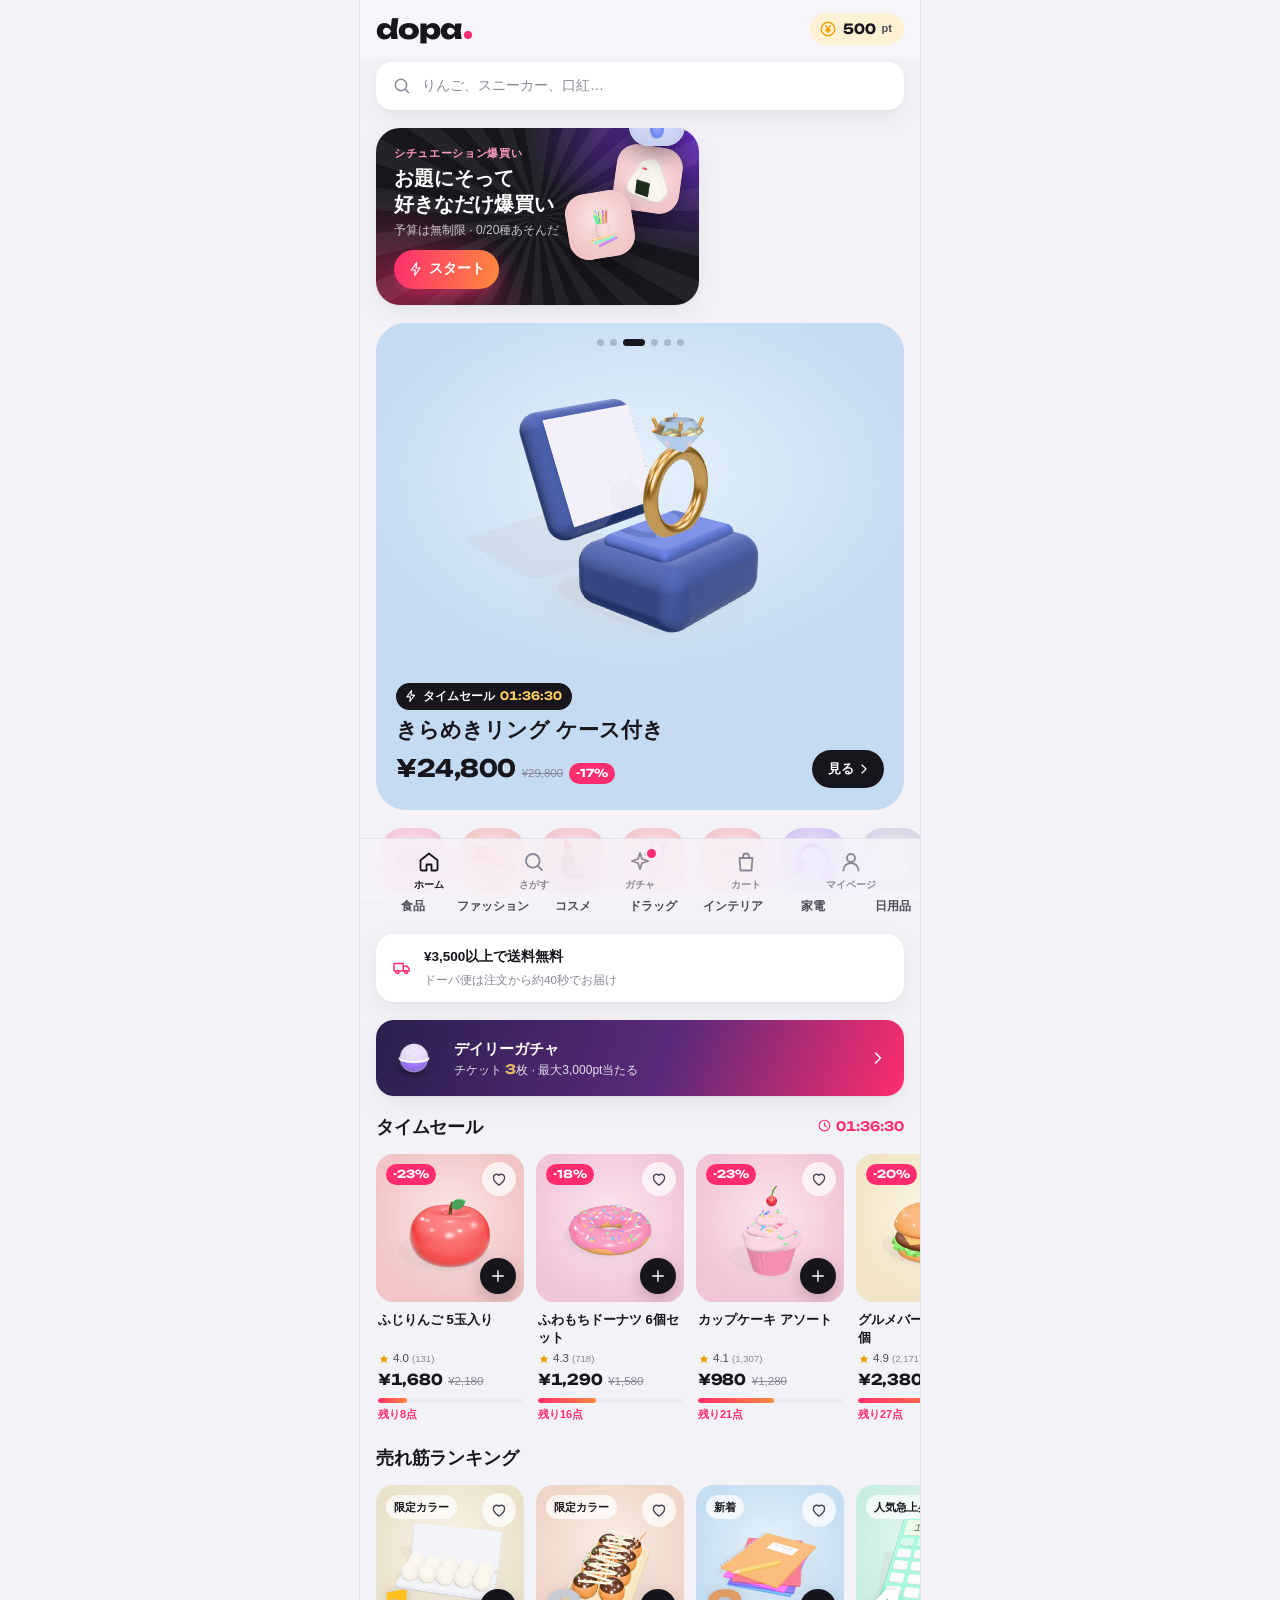
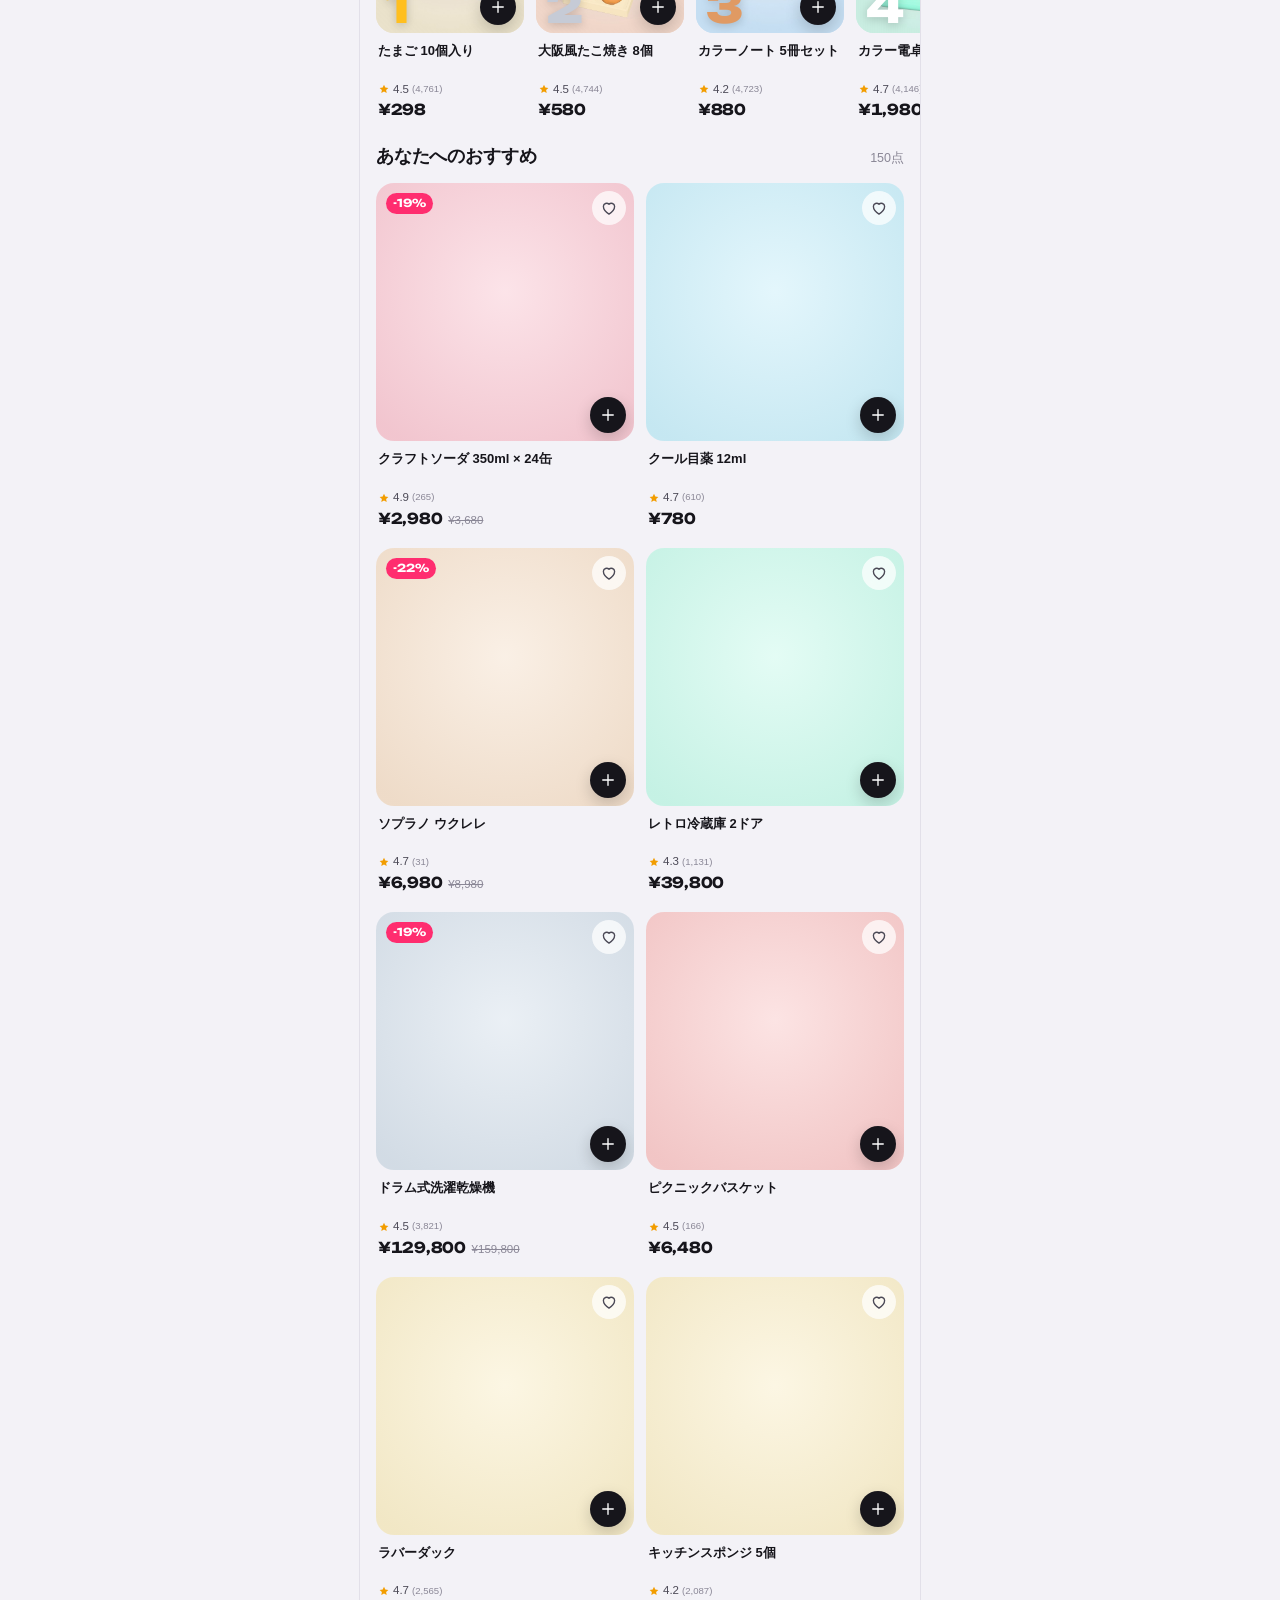
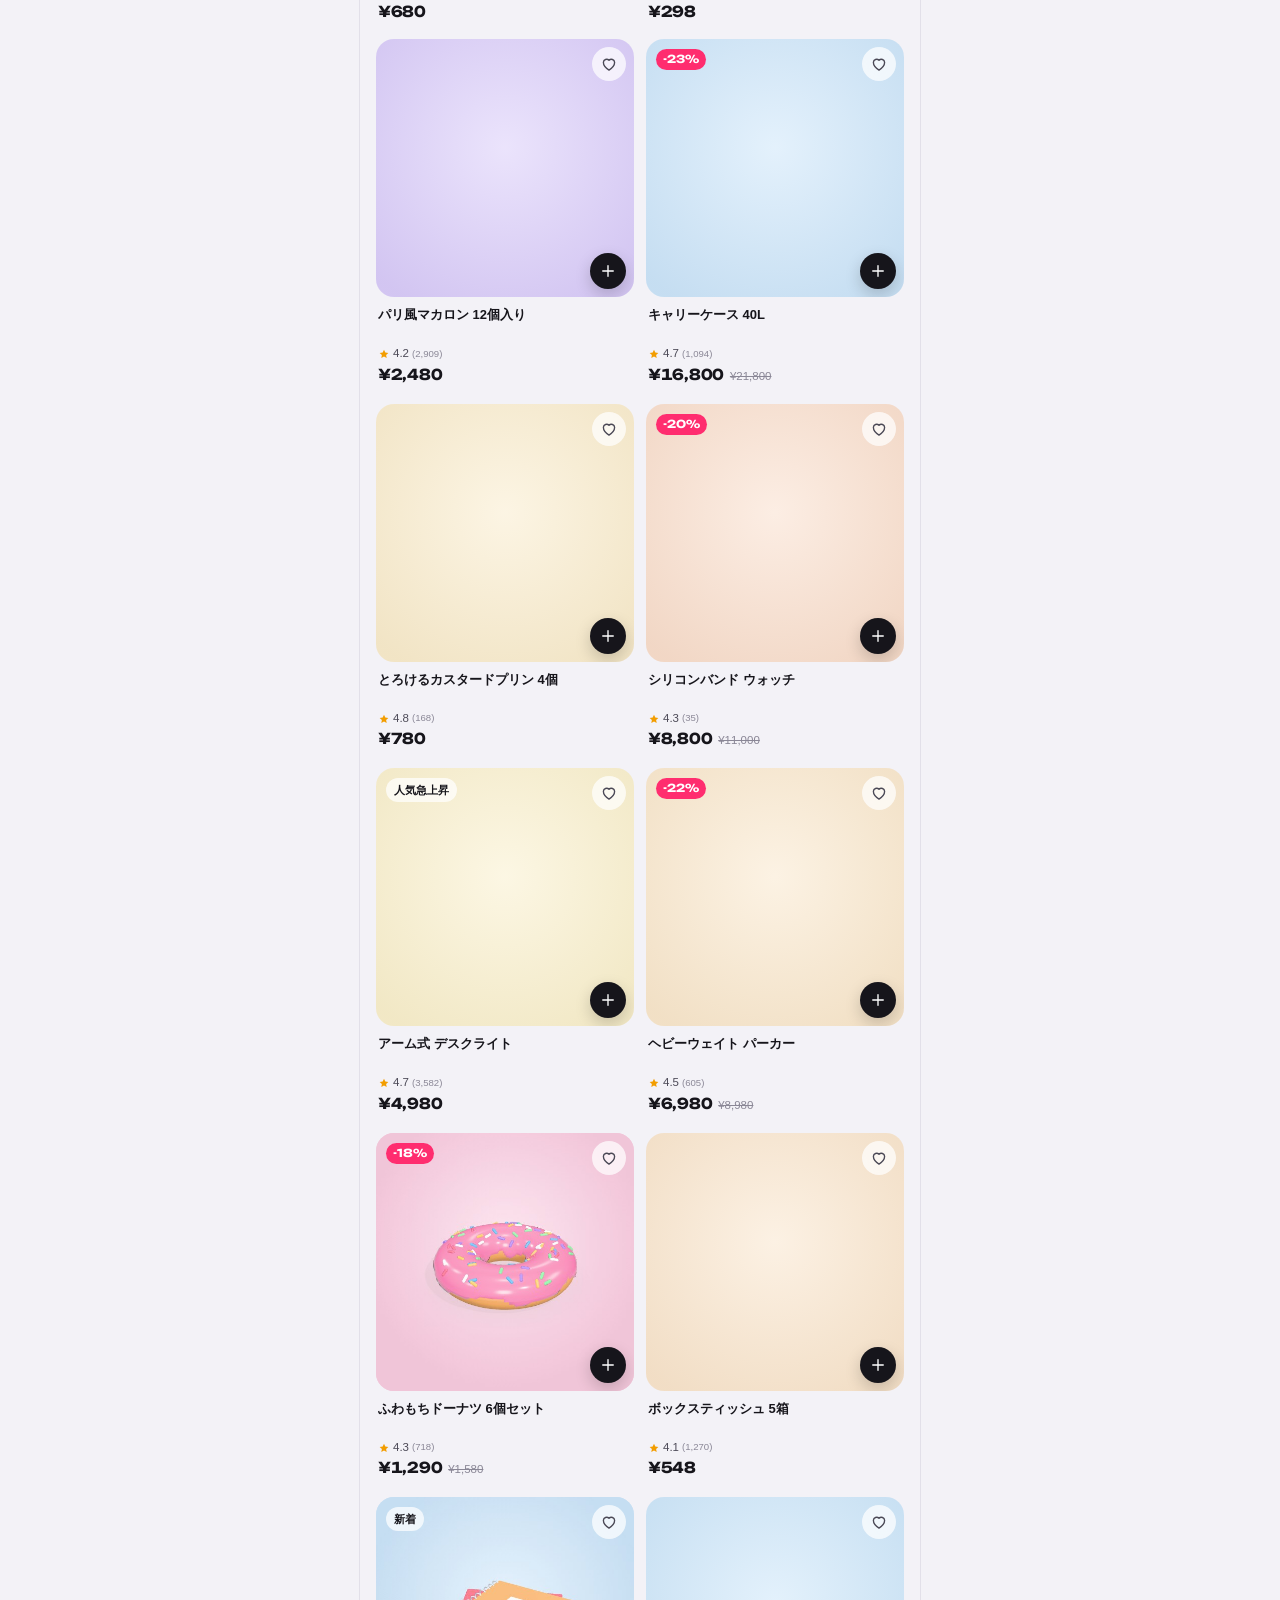
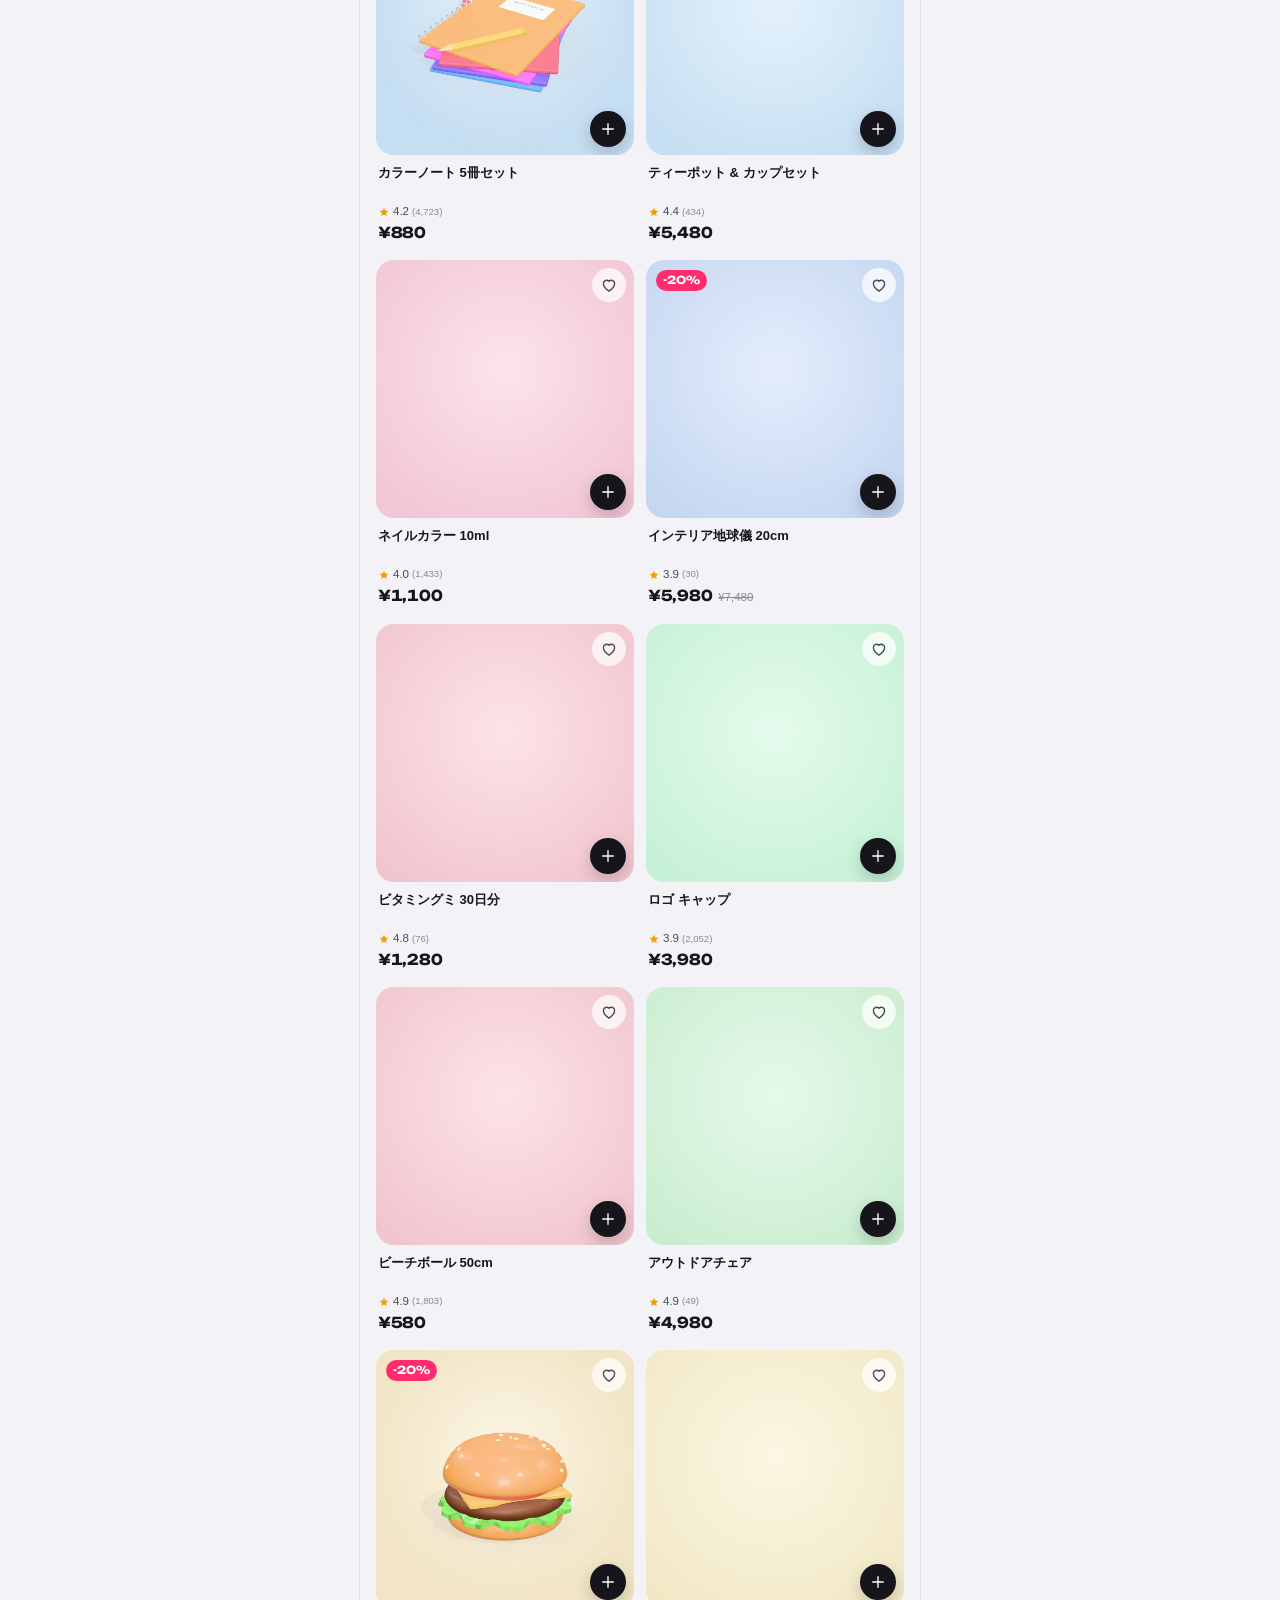
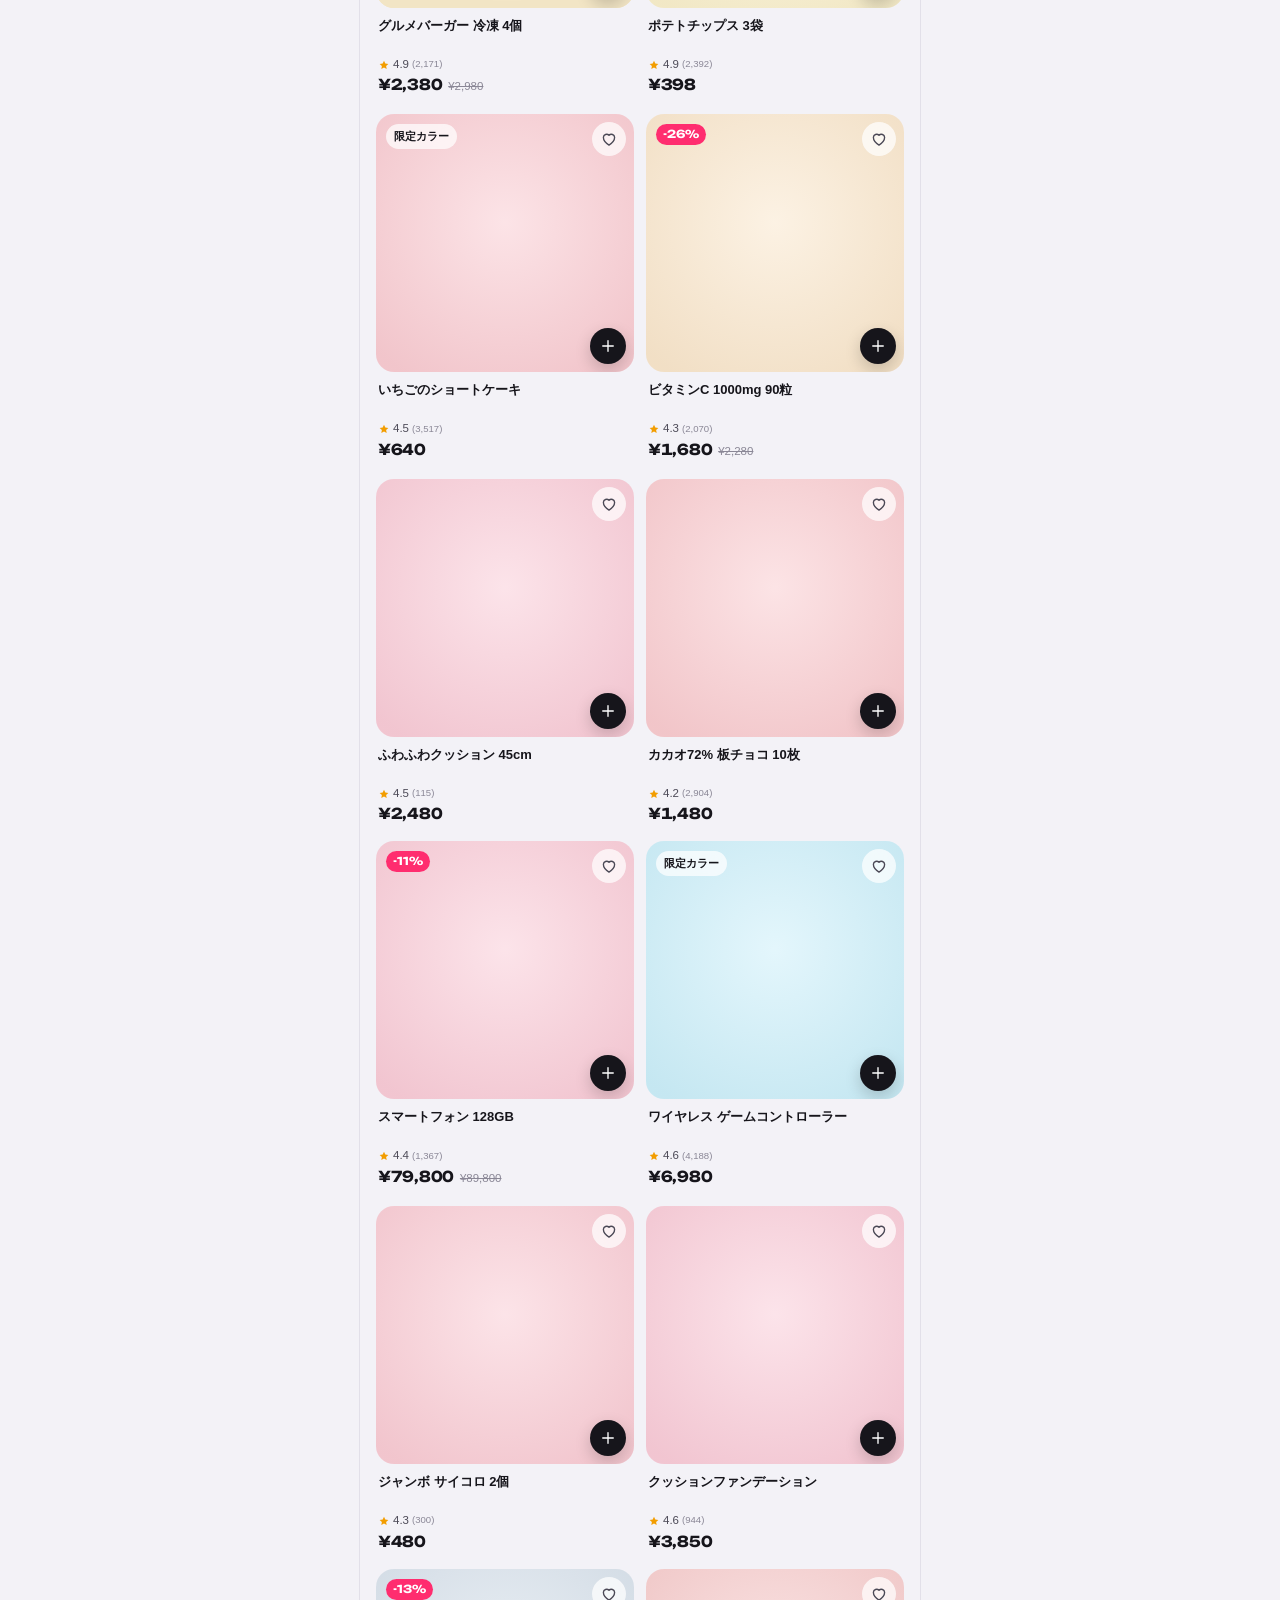
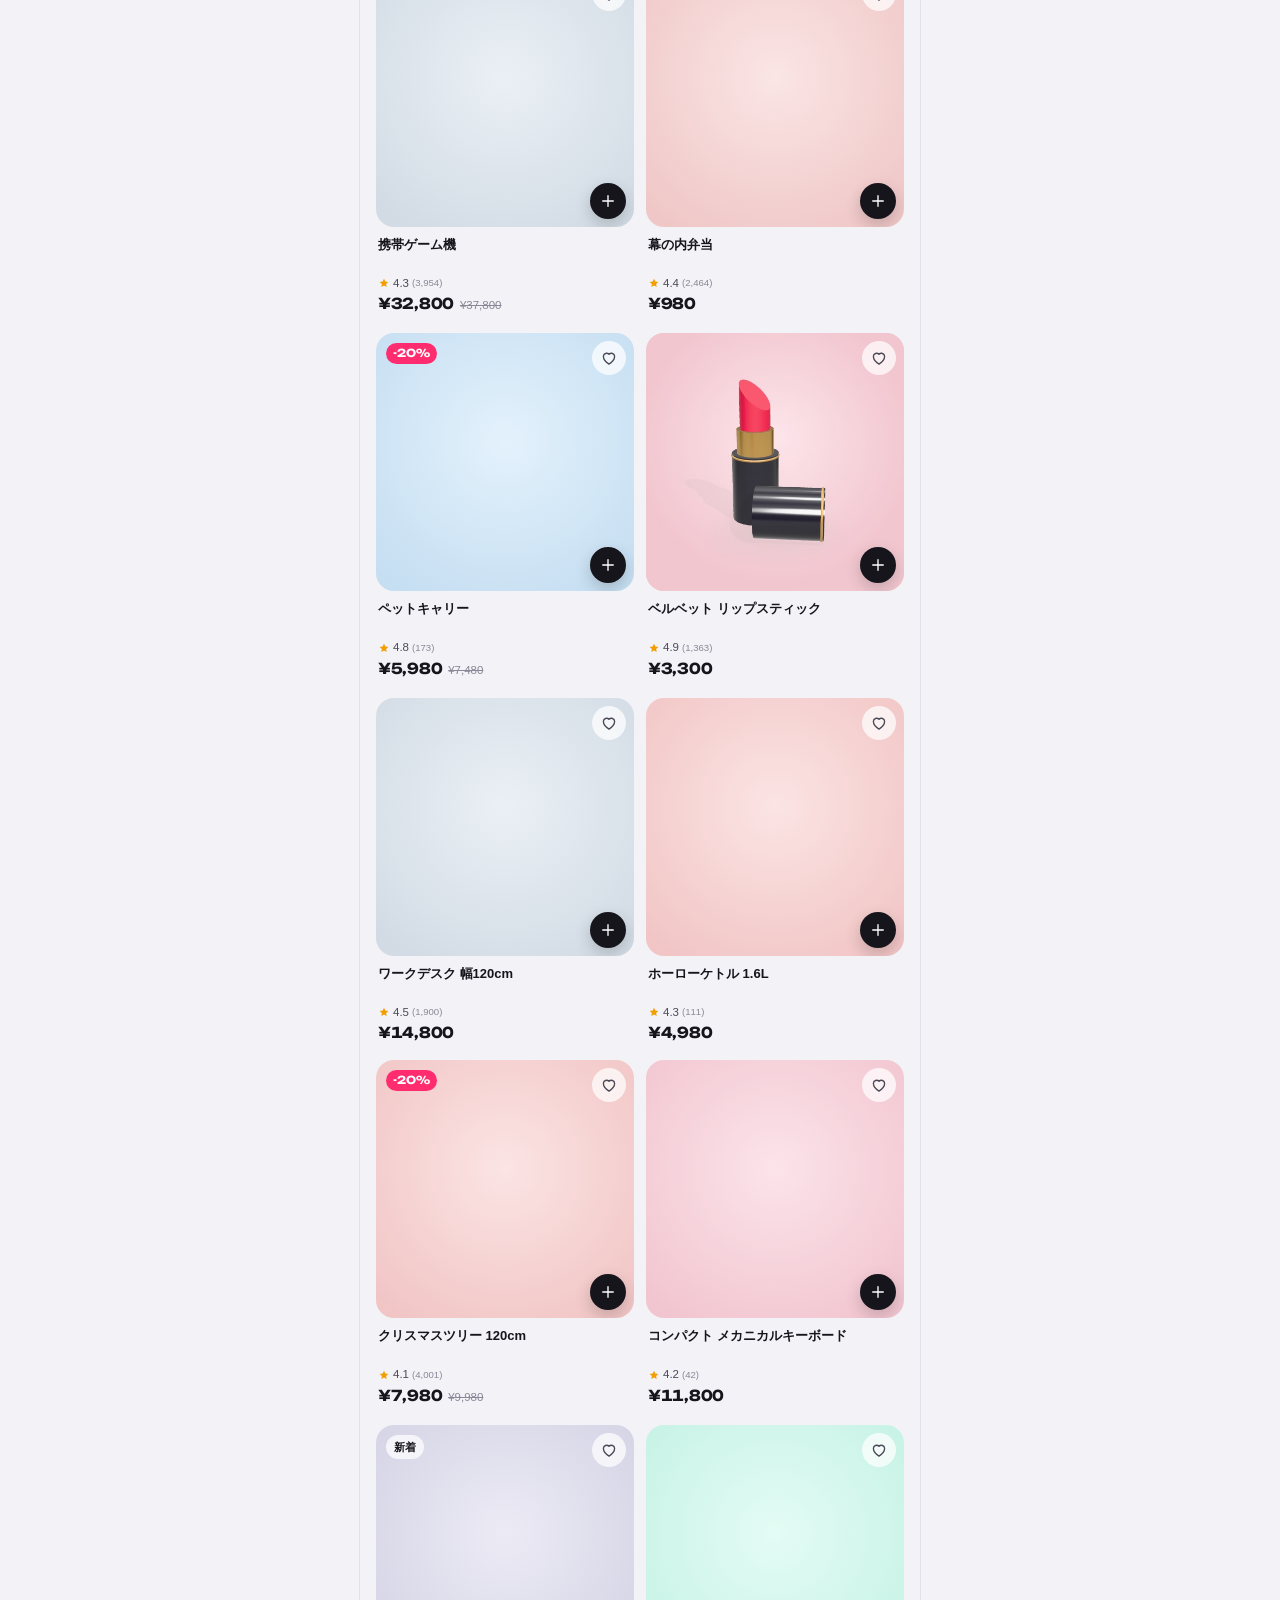
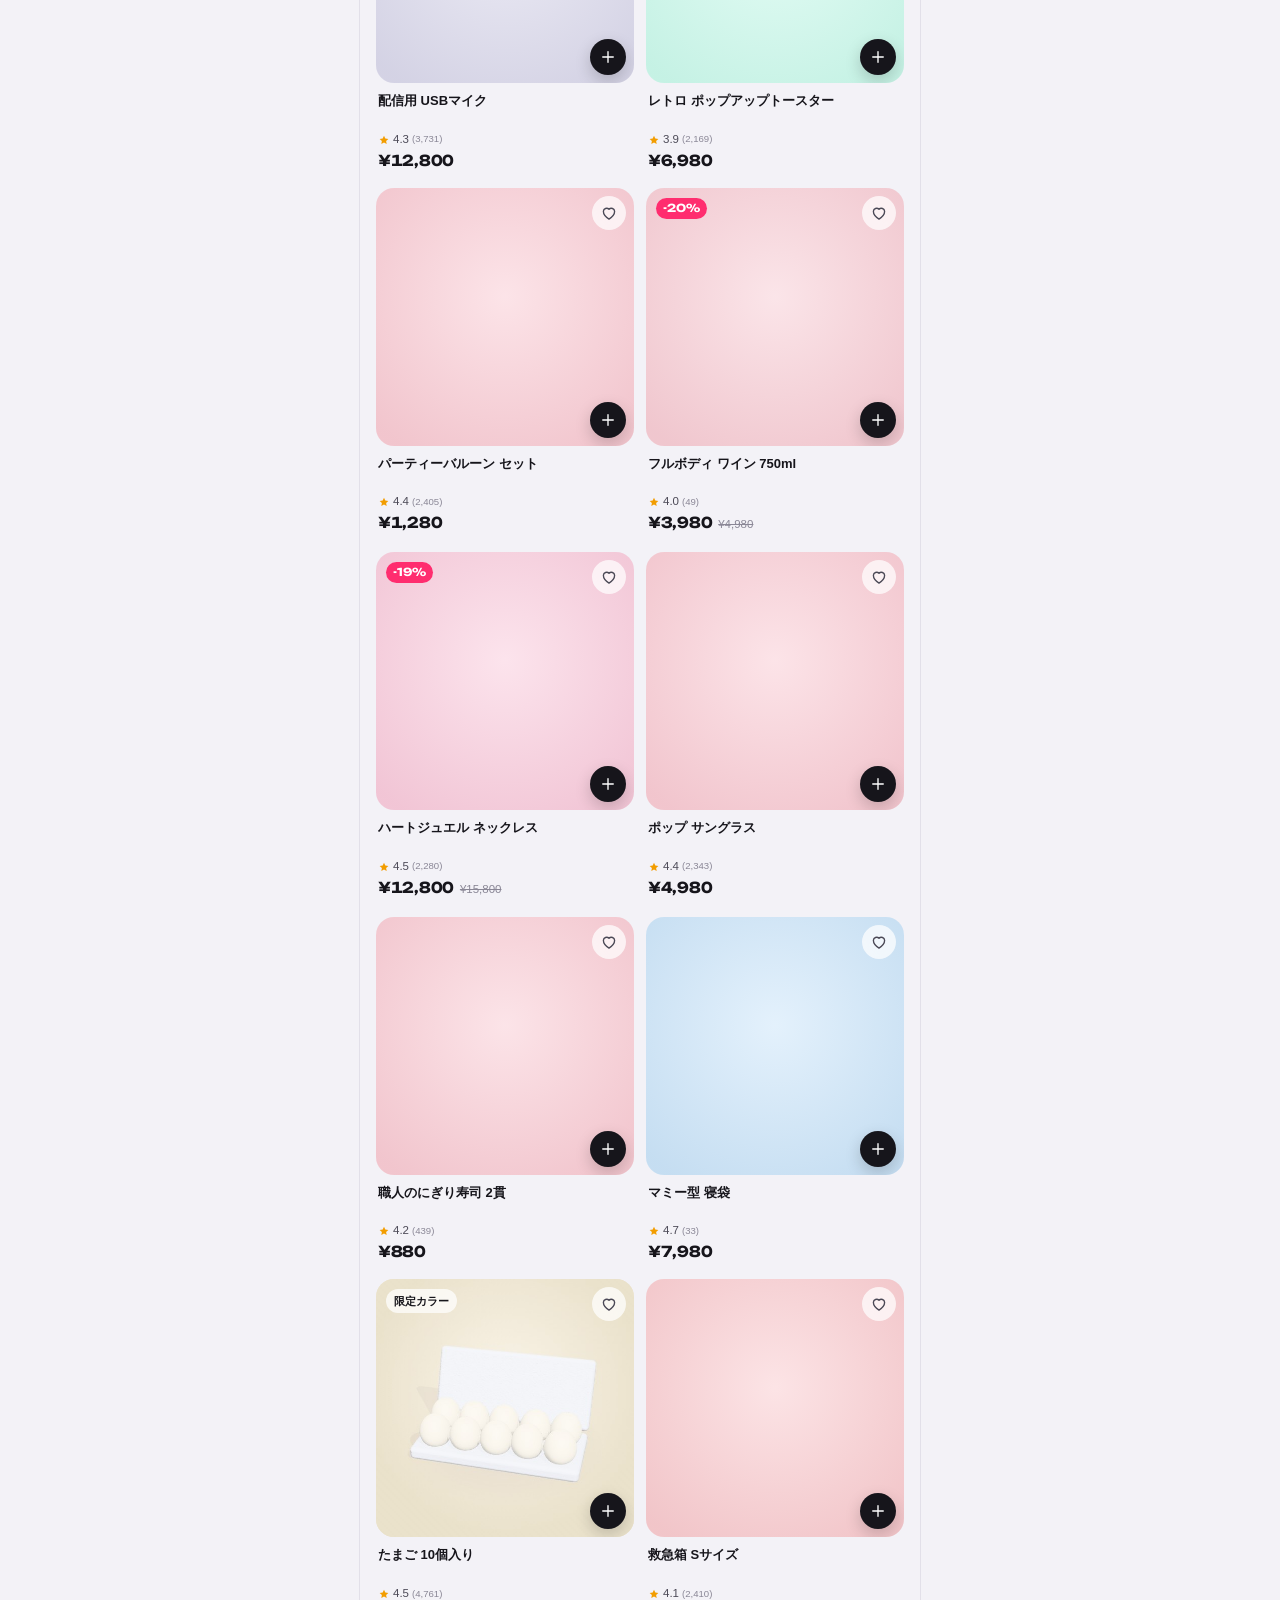
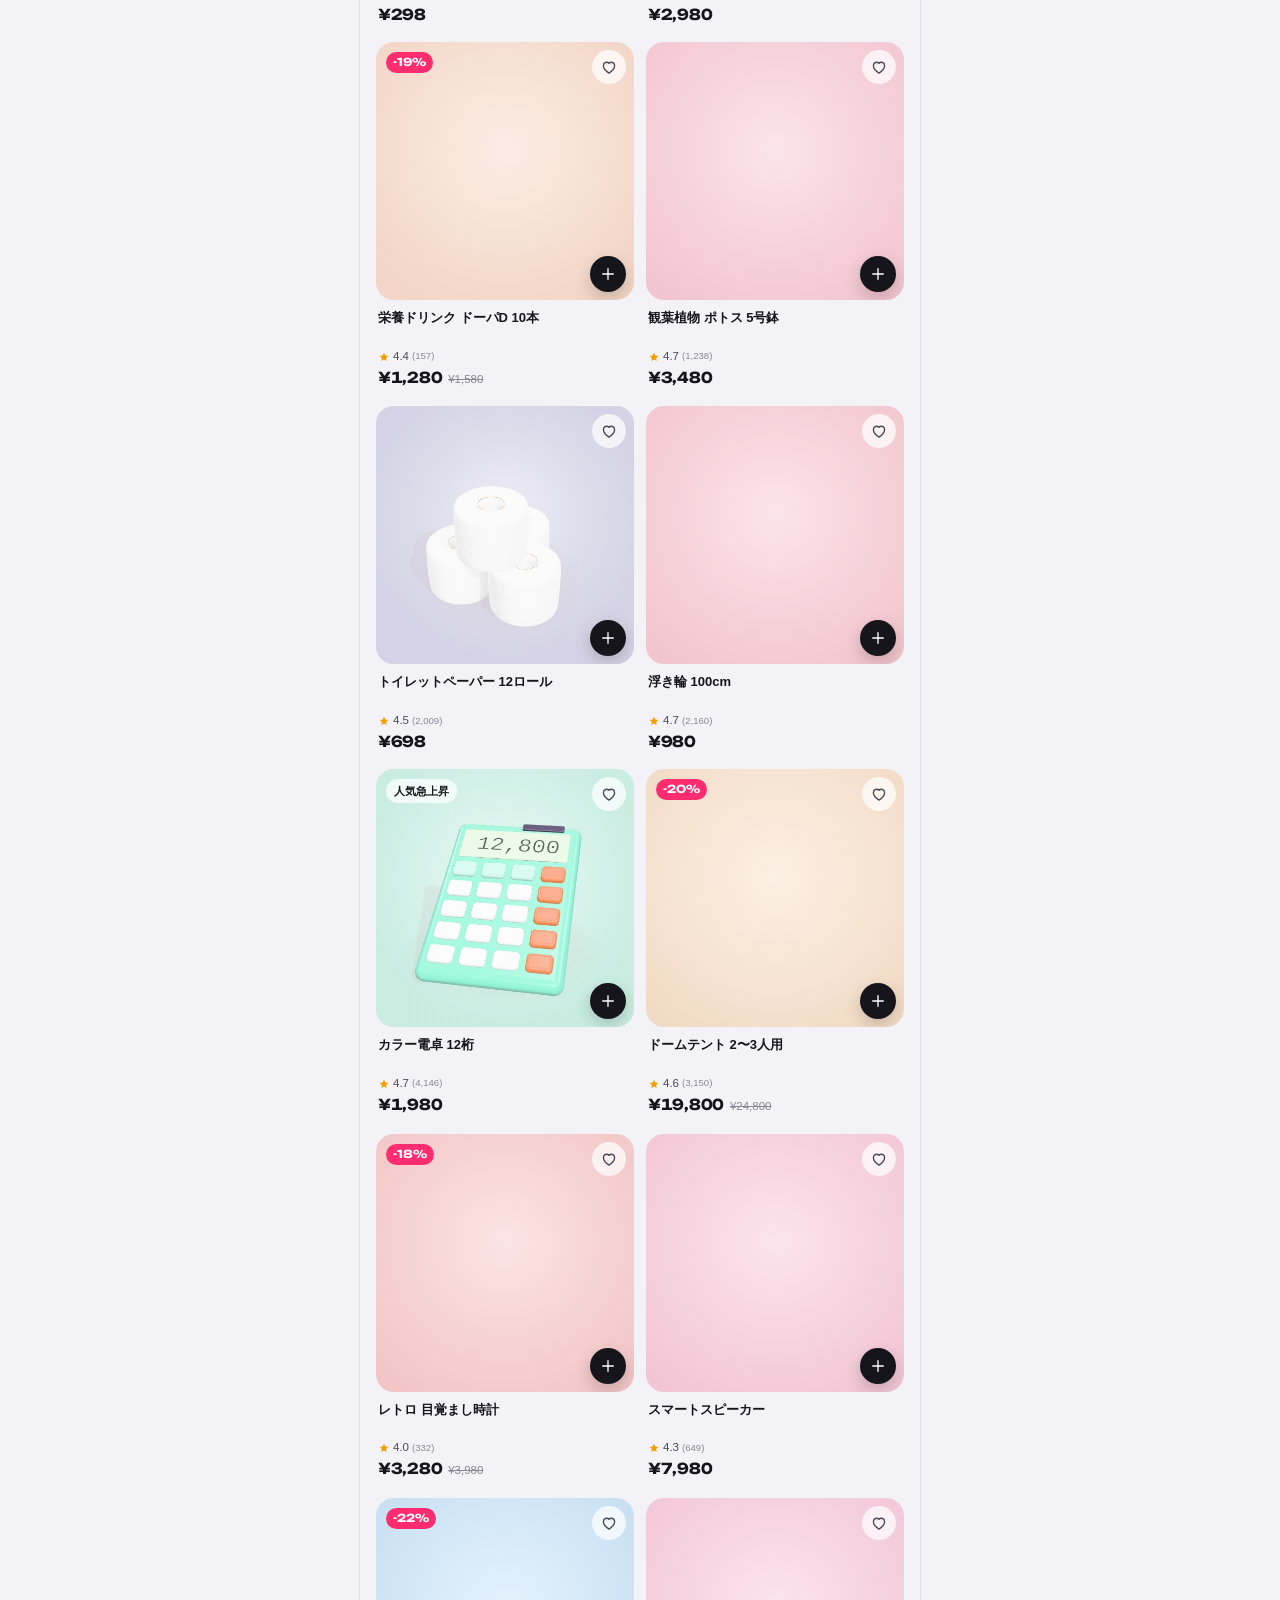
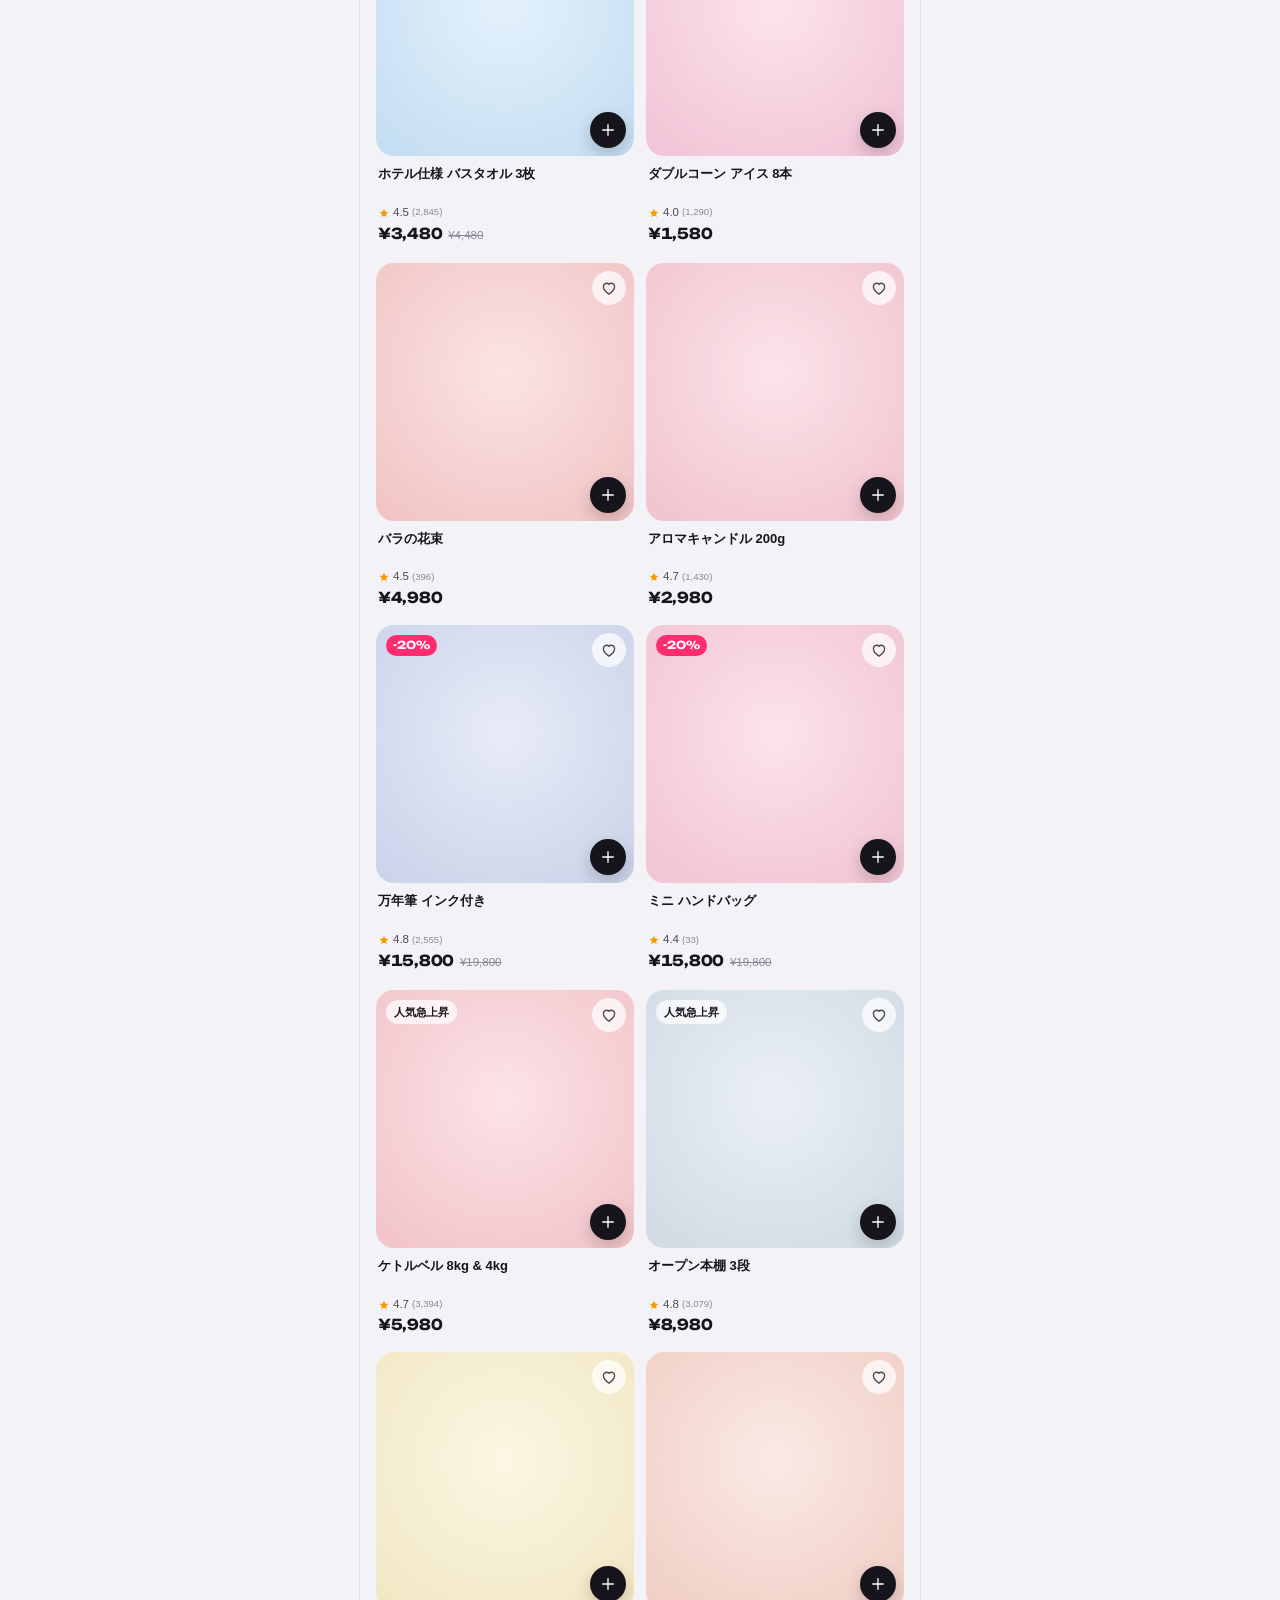
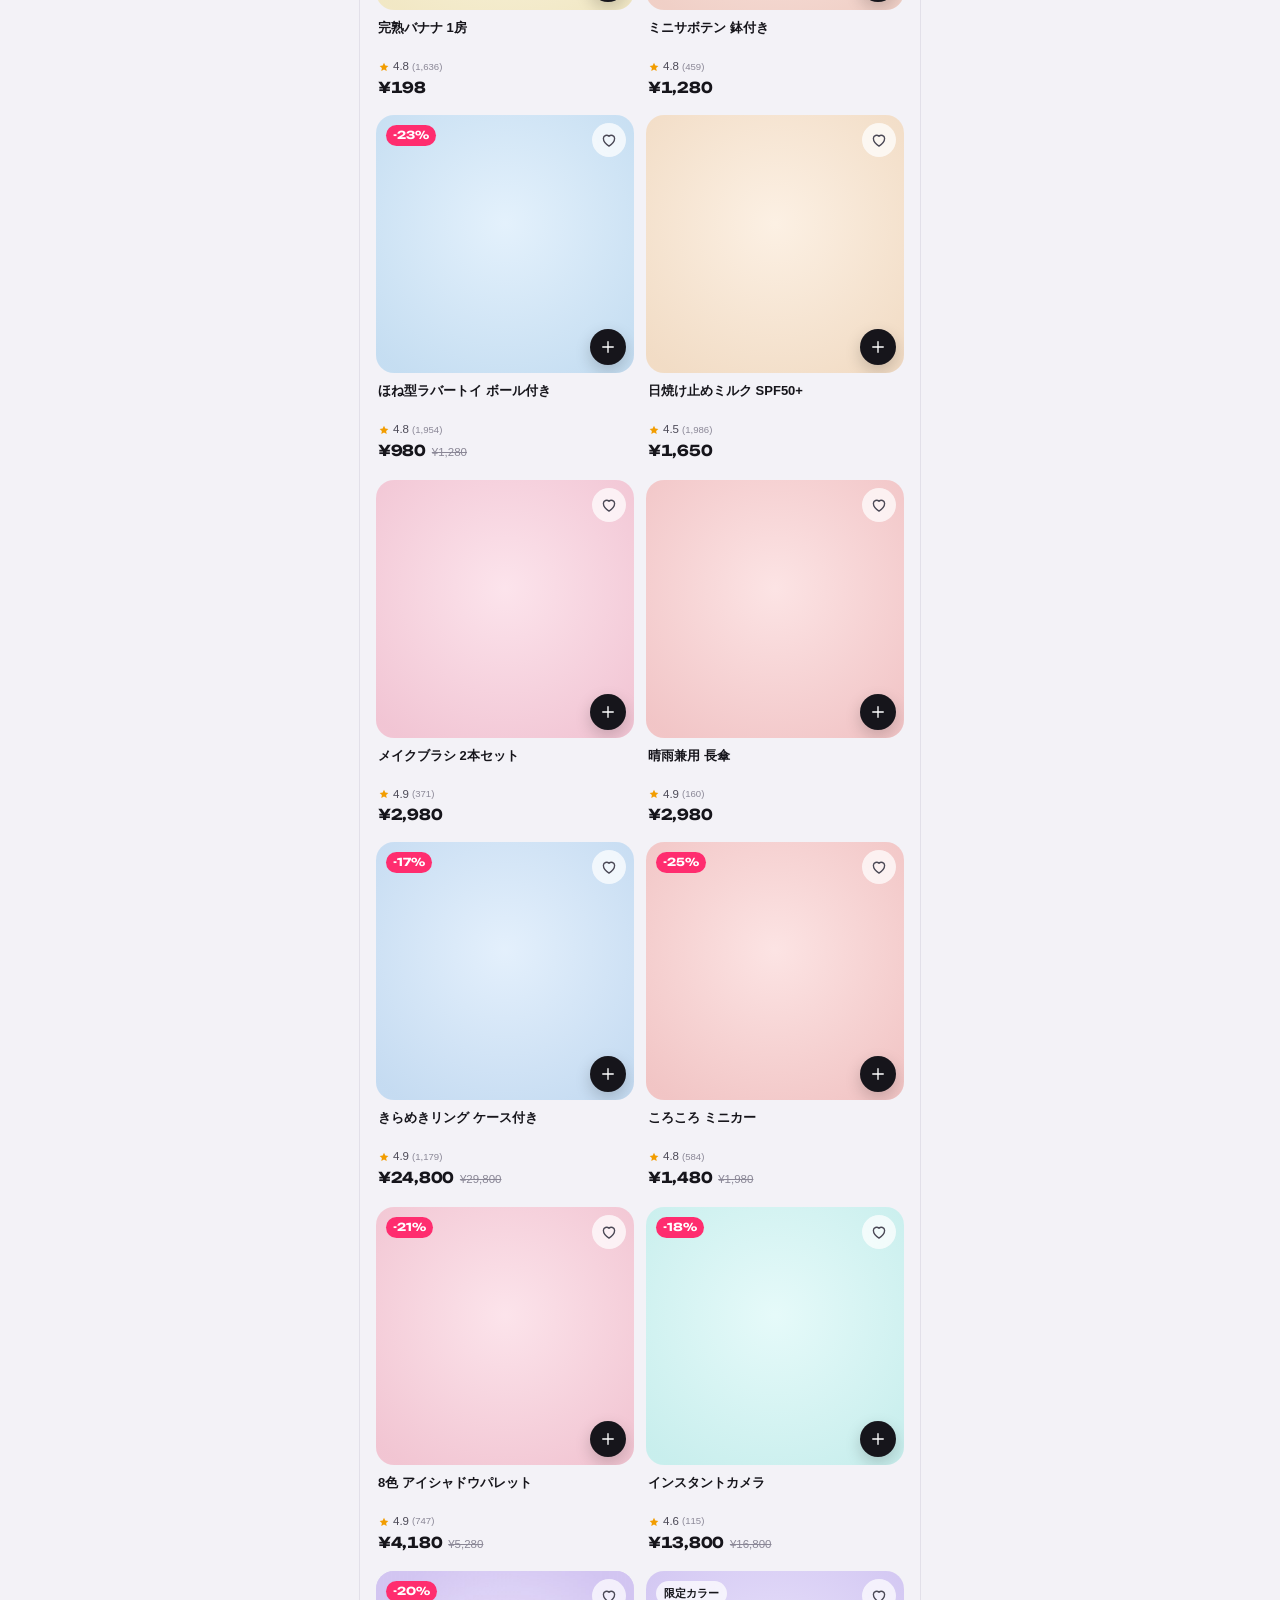
<file: index.html>
<!doctype html>
<html lang="ja">
<head>
<meta charset="utf-8">
<meta name="viewport" content="width=device-width, initial-scale=1, viewport-fit=cover">
<title>dopa</title>
<meta name="description" content="3Dの商品がくるくる回る、架空のショッピングアプリ。">
<meta name="theme-color" content="#f3f2f7" media="(prefers-color-scheme: light)">
<meta name="theme-color" content="#0e0d12" media="(prefers-color-scheme: dark)">
<meta name="apple-mobile-web-app-capable" content="yes">
<meta name="mobile-web-app-capable" content="yes">
<meta name="apple-mobile-web-app-status-bar-style" content="black-translucent">
<meta name="apple-mobile-web-app-title" content="dopa">
<meta name="format-detection" content="telephone=no">
<link rel="manifest" href="manifest.webmanifest">
<link rel="icon" type="image/png" href="icons/icon-192.png">
<link rel="apple-touch-icon" href="icons/apple-touch-icon.png">
<link rel="preconnect" href="https://fonts.googleapis.com">
<link rel="preconnect" href="https://fonts.gstatic.com" crossorigin>
<link rel="stylesheet" href="https://fonts.googleapis.com/css2?family=Unbounded:wght@500;700;800&display=swap">
<link rel="stylesheet" href="app.css">
<link rel="modulepreload" href="vendor/three.core.min.js">
<link rel="modulepreload" href="vendor/three.module.min.js">
</head>
<body>
<div id="app"></div>
<noscript>dopa を使うには JavaScript を有効にしてください。</noscript>
<script type="module" src="js/main.js"></script>
<script>
  if ('serviceWorker' in navigator && location.protocol === 'https:') {
    addEventListener('load', () => navigator.serviceWorker.register('sw.js').catch(() => {}));
  }
</script>
</body>
</html>
</file>
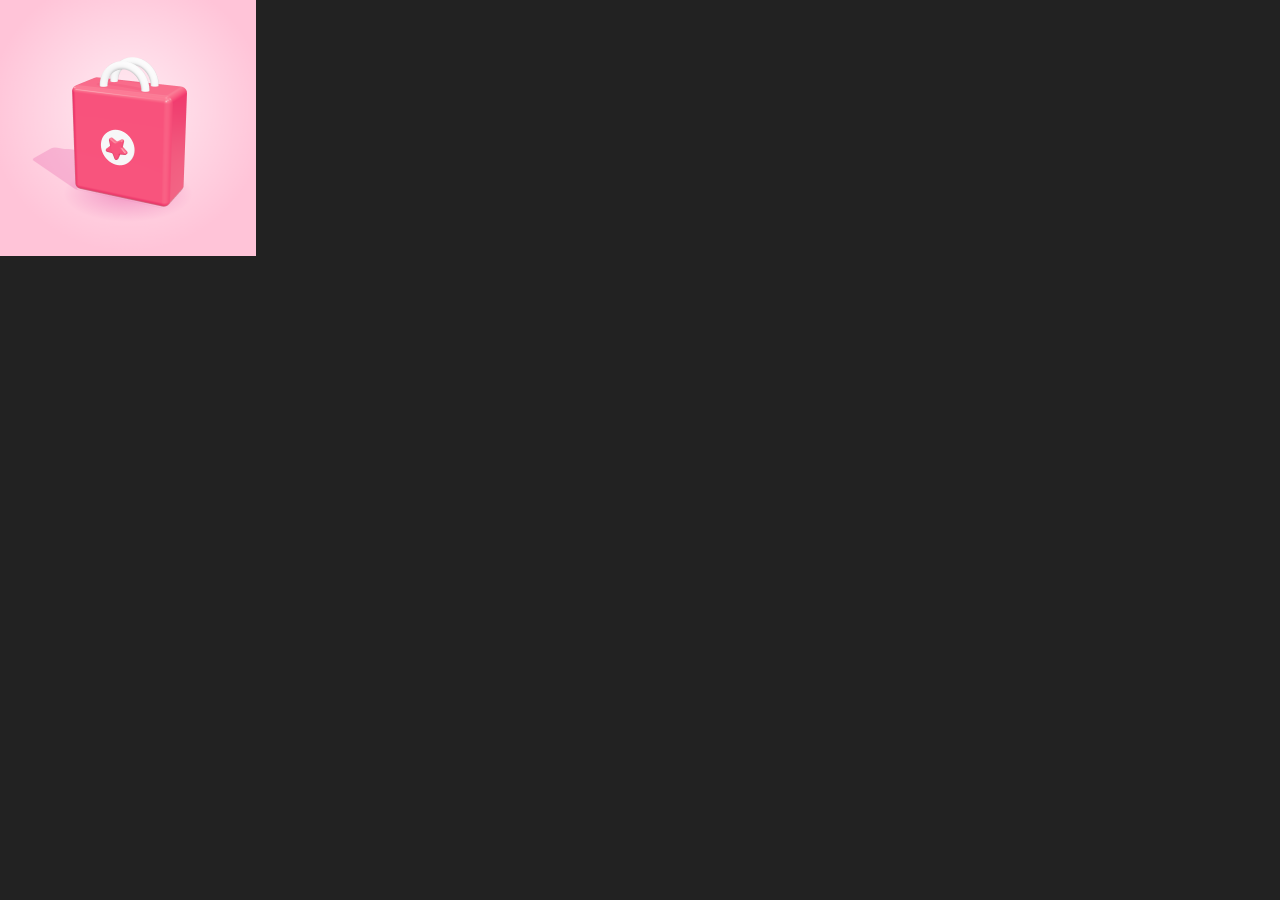
<file: dev/icon.html>
<!doctype html>
<html><head><meta charset="utf-8"><title>icon render</title></head>
<body style="margin:0;background:#222">
<img id="out" alt="" style="width:256px">
<script type="module">
// Renders the app icon (3D shopping bag) with the same studio as the app.
import { ThumbFactory } from '../js/render3d.js';
const tf = new ThumbFactory();
const url = await tf.get('icon', { model: 'bag', variant: { c: '#ff2d6f', c2: '#ffffff' }, size: 1024, bg: ['#ffe9f1', '#ffc4d8'], margin: 0.66, format: 'image/png' });
const blob = await (await fetch(url)).blob();
const buf = new Uint8Array(await blob.arrayBuffer());
let bin = ''; for (let i = 0; i < buf.length; i += 0x8000) bin += String.fromCharCode(...buf.subarray(i, i + 0x8000));
window.__png = btoa(bin);
document.getElementById('out').src = url;
window.__done = true;
</script></body></html>
</file>
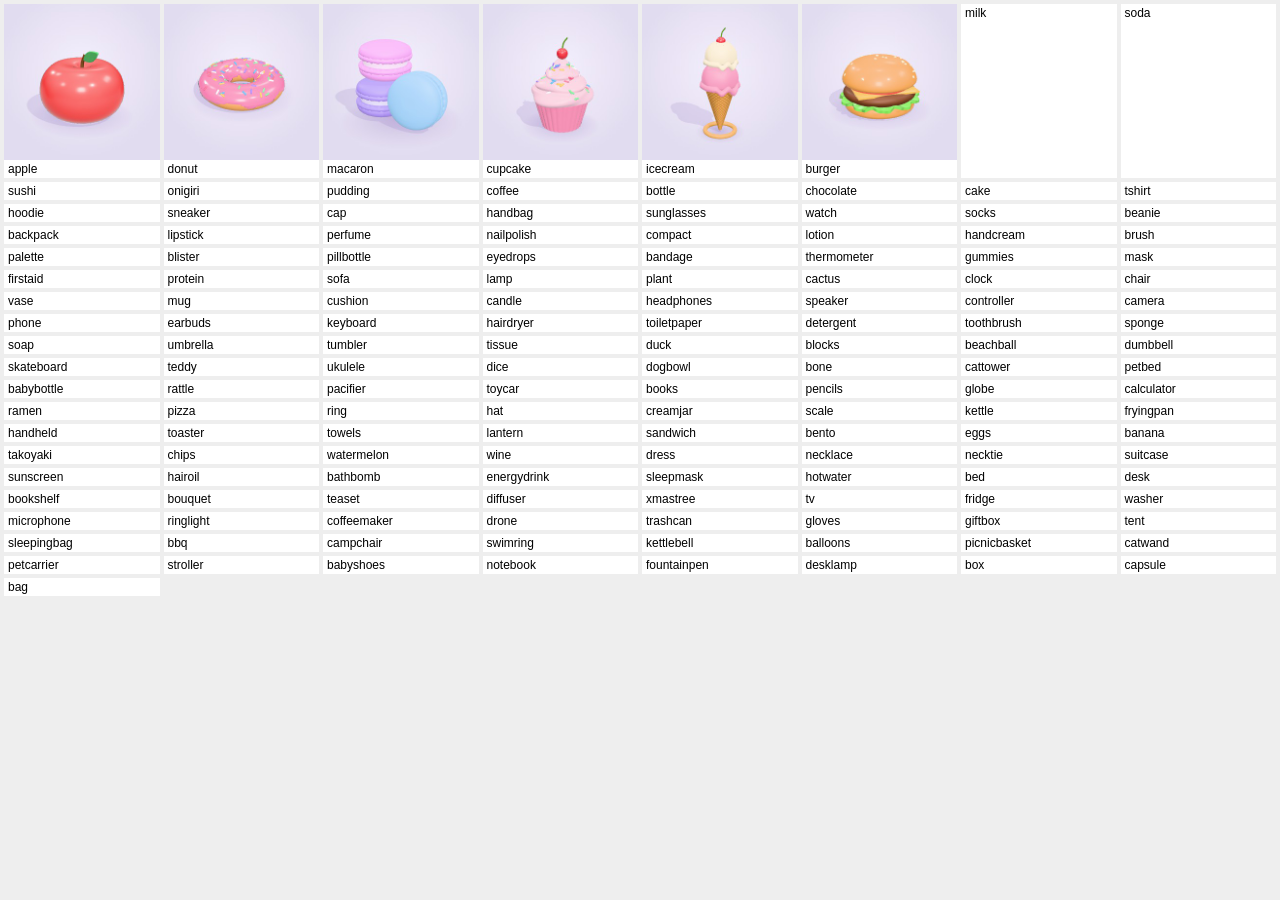
<file: dev/sheet.html>
<!doctype html>
<html><head><meta charset="utf-8"><title>model sheet</title>
<style>body{margin:0;background:#eee;font:12px sans-serif}#g{display:grid;grid-template-columns:repeat(var(--cols,8),1fr);gap:4px;padding:4px}figure{margin:0;background:#fff}img{width:100%;display:block}figcaption{padding:2px 4px}</style>
</head><body><div id="g"></div>
<script type="module">
// Dev contact sheet. ?only=a,b  ?cols=6  ?size=300  ?pv=wine:1,banana:2 (catalog product variants)
import { ThumbFactory } from '../js/render3d.js';
import { MODELS } from '../js/models.js';
import { byId } from '../js/catalog.js';
const q = new URLSearchParams(location.search);
const tf = new ThumbFactory();
const size = +(q.get('size') || 320);
let jobs;
if (q.get('pv')) {
  jobs = q.get('pv').split(',').map((s) => { const [id, vi] = s.split(':'); const p = byId[id], v = p.variants[+vi || 0]; return { label: `${id}:${v.n}`, model: p.model, variant: v }; });
} else {
  const keys = Object.keys(MODELS), only = q.get('only');
  jobs = (only ? keys.filter((k) => only.split(',').includes(k)) : keys).map((k) => ({ label: k, model: k, variant: {} }));
}
const g = document.getElementById('g'); g.style.setProperty('--cols', q.get('cols') || 8);
let done = 0; const t0 = performance.now();
jobs.forEach((j, i) => {
  const f = document.createElement('figure'), img = new Image(), cap = document.createElement('figcaption');
  cap.textContent = j.label; f.append(img, cap); g.append(f);
  tf.get('job' + i, { model: j.model, variant: j.variant, size, bg: ['#f3eefc', '#e2dcf0'] }).then((u) => { img.src = u; if (++done === jobs.length) { window.__done = true; window.__ms = performance.now() - t0; } });
});
window.addEventListener('error', (e) => { window.__err = (window.__err || '') + e.message + '\n'; });
</script></body></html>
</file>
<file: app.css>
/* dopa — quiet, inky UI so the colorful 3D products do the shouting. */
:root {
  /* Layout: one phone-width column; sticky translucent headers; glass tab bar pinned to the bottom edge */
  --bg: #f3f2f7;
  --surface: #ffffff;
  --surface-2: #ebe9f1;
  --ink: #16151b;
  --ink-2: #4b4956;
  --muted: #8a8796;
  --line: #e2e0e9;
  --pop: #ff2d6f;
  --pop-soft: #ffe1eb;
  --gold: #f29d00;
  --gold-soft: #fff1d3;
  --good: #10b76a;
  --good-soft: #dcf7ea;
  --cta: #16151b;
  --cta-ink: #ffffff;
  --slide: #16151b;
  --glass: rgba(247, 246, 251, 0.8);
  --chip-glass: rgba(255, 255, 255, 0.72);
  --shadow-1: 0 1px 2px rgba(22, 21, 27, 0.05), 0 8px 24px rgba(22, 21, 27, 0.06);
  --shadow-2: 0 16px 50px rgba(22, 21, 27, 0.18);
  --font-display: "Unbounded", "Hiragino Sans", "Hiragino Kaku Gothic ProN", system-ui, sans-serif;
  --font-body: -apple-system, BlinkMacSystemFont, "Hiragino Sans", "Hiragino Kaku Gothic ProN", "Noto Sans JP", "Yu Gothic UI", "Segoe UI", sans-serif;
  --r-xl: 30px; --r-lg: 24px; --r-md: 18px; --r-sm: 12px;
  --gl: max(16px, env(safe-area-inset-left, 0px));
  --gr: max(16px, env(safe-area-inset-right, 0px));
  --tabbar: 62px;
  --col: 560px;
  color-scheme: light;
  padding-top: env(safe-area-inset-top, 0px);
  padding-bottom: env(safe-area-inset-bottom, 0px);
}
@media (prefers-color-scheme: dark) {
  :root:not([data-theme="light"]) {
    --bg: #0e0d12; --surface: #19181f; --surface-2: #24232c; --ink: #f4f3f8; --ink-2: #c9c6d3; --muted: #8f8c9b; --line: #2b2a33;
    --pop: #ff4f86; --pop-soft: #3a1726; --gold: #ffb43b; --gold-soft: #33280f; --good: #2fd38a; --good-soft: #10291d;
    --cta: #f4f3f8; --cta-ink: #121116; --slide: #25232e; --glass: rgba(18, 17, 23, 0.8); --chip-glass: rgba(30, 29, 37, 0.72);
    --shadow-1: 0 1px 2px rgba(0, 0, 0, 0.3), 0 8px 24px rgba(0, 0, 0, 0.25); --shadow-2: 0 16px 50px rgba(0, 0, 0, 0.5);
    color-scheme: dark;
  }
}
:root[data-theme="dark"] {
  --bg: #0e0d12; --surface: #19181f; --surface-2: #24232c; --ink: #f4f3f8; --ink-2: #c9c6d3; --muted: #8f8c9b; --line: #2b2a33;
  --pop: #ff4f86; --pop-soft: #3a1726; --gold: #ffb43b; --gold-soft: #33280f; --good: #2fd38a; --good-soft: #10291d;
  --cta: #f4f3f8; --cta-ink: #121116; --slide: #25232e; --glass: rgba(18, 17, 23, 0.8); --chip-glass: rgba(30, 29, 37, 0.72);
  --shadow-1: 0 1px 2px rgba(0, 0, 0, 0.3), 0 8px 24px rgba(0, 0, 0, 0.25); --shadow-2: 0 16px 50px rgba(0, 0, 0, 0.5);
  color-scheme: dark;
}

/* ---------- base ---------- */
*, *::before, *::after { box-sizing: border-box; }
html { -webkit-text-size-adjust: 100%; touch-action: manipulation; background: var(--bg); }
html.lock, html.lock body { overflow: hidden; }
body {
  margin: 0; background: var(--bg); color: var(--ink);
  font: 14px/1.55 var(--font-body); -webkit-font-smoothing: antialiased; -webkit-tap-highlight-color: transparent;
  -webkit-user-select: none; user-select: none; overflow-x: hidden;
}
body::before { content: ""; position: fixed; inset: 0 0 auto; height: env(safe-area-inset-top, 0px); z-index: 30; background: var(--bg); }
input { -webkit-user-select: text; user-select: text; }
button { font: inherit; color: inherit; background: none; border: 0; padding: 0; cursor: pointer; -webkit-tap-highlight-color: transparent; }
button:disabled { cursor: default; }
:focus-visible { outline: 2.5px solid var(--pop); outline-offset: 2px; border-radius: 10px; }
img { max-width: 100%; display: block; -webkit-user-drag: none; }
h1, h2, h3, p { margin: 0; }
[hidden] { display: none !important; }
.ic { flex: none; display: block; }
.muted { color: var(--muted); font-size: 12.5px; }
.fine { color: var(--muted); font-size: 11.5px; line-height: 1.6; text-align: center; padding: 28px 8px 8px; }

#main { max-width: var(--col); margin: 0 auto; }
.view { padding-bottom: calc(var(--tabbar) + 28px); min-height: 100vh; animation: viewIn 0.35s ease both; }
@keyframes viewIn { from { opacity: 0; transform: translateY(6px); } }
.wrap { padding-left: var(--gl); padding-right: var(--gr); display: flex; flex-direction: column; gap: 18px; min-width: 0; }

/* ---------- header ---------- */
.hd {
  position: sticky; top: env(safe-area-inset-top, 0px); z-index: 20;
  display: flex; align-items: center; justify-content: space-between; gap: 12px;
  padding: 10px var(--gr) 10px var(--gl); min-height: 58px;
  background: var(--glass); -webkit-backdrop-filter: saturate(1.6) blur(18px); backdrop-filter: saturate(1.6) blur(18px);
}
.hd-col { flex-direction: column; align-items: stretch; gap: 10px; padding-bottom: 8px; }
.title { font-size: 26px; font-weight: 800; letter-spacing: -0.01em; }
.wrap > .title { padding-top: 12px; }
.logo { font: 800 27px/1 var(--font-display); letter-spacing: -0.04em; display: flex; align-items: flex-end; gap: 2px; }
.logo i, .member-logo i { width: 8px; height: 8px; border-radius: 50%; background: var(--pop); display: inline-block; margin-bottom: 4px; }
.pts-chip, .ticket-chip {
  display: inline-flex; align-items: center; gap: 6px; padding: 7px 12px 7px 9px; border-radius: 99px;
  background: var(--gold-soft); color: var(--ink);
}
.pts-chip .ic, .ticket-chip .ic { color: var(--gold); }
.pts-chip b, .ticket-chip b { font: 700 14px/1 var(--font-display); font-variant-numeric: tabular-nums; }
.pts-chip small { font-size: 11px; color: var(--ink-2); font-weight: 600; }

/* ---------- search ---------- */
.search-fake, .search {
  display: flex; align-items: center; gap: 10px; width: 100%; padding: 0 16px; height: 48px; border-radius: 16px;
  background: var(--surface); color: var(--muted); box-shadow: var(--shadow-1); text-align: left;
}
.search-fake { margin-top: 4px; }
.search input { flex: 1; min-width: 0; height: 100%; border: 0; outline: 0; background: none; color: var(--ink); font: 16px var(--font-body); }
.search input::placeholder { color: var(--muted); }
.search:focus-within { box-shadow: 0 0 0 2px var(--ink), var(--shadow-1); }

/* ---------- horizontal scrollers ---------- */
.hs {
  display: flex; gap: 12px; overflow-x: auto; overscroll-behavior-x: contain; scroll-snap-type: x proximity;
  margin-left: calc(-1 * var(--gl)); margin-right: calc(-1 * var(--gr)); padding-left: var(--gl); padding-right: var(--gr);
  scroll-padding-left: var(--gl); scrollbar-width: none;
}
.hs::-webkit-scrollbar { display: none; }
.hs > * { scroll-snap-align: start; flex: none; }
.hd-col .hs { margin: 0 calc(-1 * var(--gr)) 0 calc(-1 * var(--gl)); }

/* ---------- hero ---------- */
.hero { position: relative; border-radius: var(--r-xl); overflow: hidden; background: var(--t2); isolation: isolate; }
.hero-stage { position: relative; height: min(84vw, 360px); background: radial-gradient(70% 70% at 50% 42%, var(--t1), var(--t2)); }
.stage-img, .live-canvas { position: absolute; inset: 0; width: 100%; height: 100%; object-fit: cover; }
.stage-img { opacity: 0; transition: opacity 0.3s; }
.stage-img.in { opacity: 1; }
.live-canvas { opacity: 0; transition: opacity 0.35s; touch-action: pan-y; cursor: grab; }
.live-canvas.ready { opacity: 1; }
.hero-info { padding: 0 20px 22px; display: flex; flex-direction: column; gap: 6px; color: #17161c; }
.hero-info.swap { animation: infoIn 0.5s cubic-bezier(0.2, 1.2, 0.4, 1); }
@keyframes infoIn { from { opacity: 0; transform: translateY(10px); } }
.tag { align-self: flex-start; display: inline-flex; align-items: center; gap: 5px; padding: 5px 10px 5px 8px; border-radius: 99px; background: #17161c; color: #fff; font-size: 11.5px; font-weight: 700; }
.tag b { font: 600 11.5px var(--font-display); font-variant-numeric: tabular-nums; color: #ffd166; }
.hero-name { font-size: 21px; font-weight: 800; line-height: 1.3; text-wrap: balance; }
.hero-buy { display: flex; align-items: center; justify-content: space-between; gap: 10px; }
.btn-mini { display: inline-flex; align-items: center; gap: 2px; padding: 9px 12px 9px 16px; border-radius: 99px; background: #17161c; color: #fff; font-weight: 700; font-size: 13px; }
.hero-dots { position: absolute; top: 16px; left: 0; right: 0; display: flex; justify-content: center; gap: 6px; }
.hero-dots button { width: 7px; height: 7px; border-radius: 99px; background: rgba(23, 22, 28, 0.2); transition: width 0.3s, background 0.3s; }
.hero-dots button.on { width: 22px; background: #17161c; }
:root[data-theme="dark"] .hero-info, :root[data-theme="dark"] .hero-dots button.on { color: #f4f3f8; }
@media (prefers-color-scheme: dark) { :root:not([data-theme="light"]) .hero-info { color: #f4f3f8; } :root:not([data-theme="light"]) .hero-dots button { background: rgba(255,255,255,.25); } :root:not([data-theme="light"]) .hero-dots button.on { background: #f4f3f8; } }
:root[data-theme="dark"] .hero-dots button { background: rgba(255,255,255,.25); }
:root[data-theme="dark"] .hero-dots button.on { background: #f4f3f8; }

/* ---------- price ---------- */
.price { display: flex; align-items: baseline; flex-wrap: wrap; gap: 0 6px; }
.price b, .price-sm { font: 700 15px/1.2 var(--font-display); letter-spacing: -0.02em; font-variant-numeric: tabular-nums; }
.price s, .pd-price s { color: var(--muted); font-size: 11.5px; }
.price.lg b { font-size: 24px; }
.price.xl { font: 800 32px/1.1 var(--font-display); letter-spacing: -0.03em; }
.off-pill, .off { font: 700 11px/1 var(--font-display); color: #fff; background: var(--pop); padding: 5px 7px; border-radius: 99px; }

/* ---------- categories ---------- */
.cats { gap: 6px; }
.cat { width: 74px; display: flex; flex-direction: column; align-items: center; gap: 6px; }
.cat-tile { width: 64px; height: 64px; border-radius: 22px; overflow: hidden; background: radial-gradient(80% 80% at 50% 40%, var(--t1), var(--t2)); transition: transform 0.2s; }
.cat:active .cat-tile { transform: scale(0.92); }
.cat-tile img { width: 100%; height: 100%; object-fit: cover; opacity: 0; transition: opacity 0.3s; }
.cat-tile img.in { opacity: 1; }
.cat-lb { font-size: 11.5px; font-weight: 600; color: var(--ink-2); white-space: nowrap; }

/* ---------- banners ---------- */
.ship { display: flex; align-items: center; gap: 12px; padding: 13px 16px; border-radius: var(--r-md); background: var(--surface); box-shadow: var(--shadow-1); }
.ship > .ic { color: var(--pop); }
.ship.ok > .ic { color: var(--good); }
.ship > span { display: flex; flex-direction: column; gap: 4px; flex: 1; min-width: 0; }
.ship b { font-size: 13.5px; }
.ship small { color: var(--muted); font-size: 11.5px; }
.ship-bar, .stock { display: block; height: 6px; border-radius: 99px; background: var(--surface-2); overflow: hidden; }
.ship-bar i, .stock i { display: block; height: 100%; border-radius: 99px; background: linear-gradient(90deg, var(--pop), #ff8a3d); transition: width 0.6s cubic-bezier(0.2, 1, 0.3, 1); }
.promo {
  display: flex; align-items: center; gap: 12px; padding: 10px 16px 10px 10px; border-radius: var(--r-md); text-align: left;
  background: linear-gradient(110deg, #2a1f4d, #5a2a7a 55%, #ff2d6f); color: #fff; box-shadow: var(--shadow-1);
}
.promo-img { width: 56px; height: 56px; flex: none; animation: floaty 3s ease-in-out infinite; }
.promo-txt { flex: 1; display: flex; flex-direction: column; min-width: 0; }
.promo-txt b { font-size: 15px; }
.promo-txt small { font-size: 12px; opacity: 0.85; }
.promo-txt em { font: 700 13px var(--font-display); font-style: normal; color: #ffd166; }
@keyframes floaty { 50% { transform: translateY(-5px) rotate(-4deg); } }

/* ---------- sections ---------- */
.sec { display: flex; flex-direction: column; gap: 12px; min-width: 0; }
.sec-hd { display: flex; align-items: baseline; justify-content: space-between; gap: 10px; }
.sec-hd h2 { font-size: 18px; font-weight: 800; letter-spacing: -0.01em; }
.timer { display: inline-flex; align-items: center; gap: 4px; color: var(--pop); }
.timer b { font: 600 13px var(--font-display); font-variant-numeric: tabular-nums; }
.rail { gap: 12px; padding-bottom: 4px; }

/* ---------- product card ---------- */
.grid { display: grid; grid-template-columns: repeat(2, minmax(0, 1fr)); gap: 18px 12px; }
.card { position: relative; display: flex; flex-direction: column; gap: 9px; min-width: 0; }
.rail-card { width: 148px; }
.tile { position: relative; aspect-ratio: 1; border-radius: var(--r-md); overflow: hidden; background: radial-gradient(70% 70% at 50% 42%, var(--t1), var(--t2)); }
.tile > img { position: absolute; inset: 0; width: 100%; height: 100%; object-fit: cover; opacity: 0; transform: scale(0.94); transition: opacity 0.35s, transform 0.6s cubic-bezier(0.2, 1.5, 0.4, 1); }
.tile > img.in { opacity: 1; transform: none; }
.hit { position: absolute; inset: 0; z-index: 1; border-radius: var(--r-md); }
.card:active .tile > img.in { transform: scale(0.96); transition-duration: 0.15s; }
.heart, .add { position: absolute; z-index: 2; display: grid; place-items: center; border-radius: 50%; transition: transform 0.2s cubic-bezier(0.2, 1.6, 0.4, 1), background 0.2s; }
.heart { top: 8px; right: 8px; width: 34px; height: 34px; background: var(--chip-glass); -webkit-backdrop-filter: blur(8px); backdrop-filter: blur(8px); color: var(--ink-2); }
.heart.on, .heart-r.on { color: var(--pop); }
.add { right: 8px; bottom: 8px; width: 36px; height: 36px; background: var(--cta); color: var(--cta-ink); box-shadow: 0 6px 16px rgba(0, 0, 0, 0.18); }
.add:active, .heart:active { transform: scale(0.86); }
.add.done { background: var(--good); color: #fff; transform: scale(1.12); }
.off, .flag { position: absolute; top: 10px; left: 10px; z-index: 1; pointer-events: none; }
.flag { font-size: 10.5px; font-weight: 700; color: var(--ink); background: var(--chip-glass); padding: 4px 8px; border-radius: 99px; -webkit-backdrop-filter: blur(8px); backdrop-filter: blur(8px); }
.rank-no { position: absolute; left: 10px; bottom: 4px; z-index: 1; pointer-events: none; font: 800 44px/1 var(--font-display); color: #fff; letter-spacing: -0.05em; text-shadow: 0 2px 10px rgba(0, 0, 0, 0.18); }
.rank-no.r1 { color: #ffbf1f; } .rank-no.r2 { color: #c6cbd6; } .rank-no.r3 { color: #e09a63; }
.meta { display: flex; flex-direction: column; gap: 3px; padding: 0 2px; min-width: 0; }
.name { font-size: 13px; font-weight: 600; line-height: 1.38; display: -webkit-box; -webkit-line-clamp: 2; -webkit-box-orient: vertical; overflow: hidden; min-height: 2.76em; }
.rate { display: flex; align-items: center; gap: 3px; font-size: 11.5px; color: var(--ink-2); }
.rate .ic { color: var(--gold); }
.rate small { color: var(--muted); }
.stock { margin-top: 4px; height: 5px; }
.stock-lb { font-size: 11px; color: var(--pop); font-weight: 700; }

/* ---------- chips / segmented ---------- */
.chips { gap: 8px; padding-bottom: 2px; }
.chip { padding: 8px 14px; border-radius: 99px; background: var(--surface); color: var(--ink-2); font-size: 13px; font-weight: 600; box-shadow: inset 0 0 0 1px var(--line); white-space: nowrap; }
.chip.on { background: var(--ink); color: var(--bg); box-shadow: none; }
.kw { display: flex; flex-wrap: wrap; gap: 8px; align-items: center; padding-top: 6px; }
.kw span { font-size: 12px; color: var(--muted); width: 100%; }
.kw-b { padding: 6px 12px; border-radius: 99px; background: var(--surface-2); font-size: 12.5px; font-weight: 600; color: var(--ink-2); }
.sortbar { display: flex; align-items: center; justify-content: space-between; gap: 10px; flex-wrap: wrap; }
.sortbar > span { font: 600 13px var(--font-display); color: var(--ink-2); }
.seg { display: flex; padding: 3px; border-radius: 12px; background: var(--surface-2); }
.seg button { padding: 6px 10px; border-radius: 9px; font-size: 12px; font-weight: 600; color: var(--muted); }
.seg button.on { background: var(--surface); color: var(--ink); box-shadow: var(--shadow-1); }

/* ---------- empty states ---------- */
.empty { grid-column: 1 / -1; display: flex; flex-direction: column; align-items: center; text-align: center; gap: 14px; padding: 24px 12px; color: var(--ink-2); }
.empty img { width: 150px; height: 150px; opacity: 0; transition: opacity 0.3s; animation: floaty 3.4s ease-in-out infinite; }
.empty img.in { opacity: 1; }
.empty b { color: var(--ink); font-size: 16px; }
.empty-sm { display: flex; align-items: center; gap: 12px; padding: 16px; border-radius: var(--r-md); background: var(--surface); color: var(--muted); font-size: 13px; }

/* ---------- buttons ---------- */
.btn-primary, .btn-ghost {
  display: inline-flex; align-items: center; justify-content: center; gap: 8px; min-height: 52px; padding: 0 22px;
  border-radius: 99px; font-weight: 800; font-size: 15px; transition: transform 0.18s cubic-bezier(0.2, 1.6, 0.4, 1), background 0.2s;
}
.btn-primary { background: var(--cta); color: var(--cta-ink); }
.btn-ghost { background: var(--surface-2); color: var(--ink); }
.btn-primary:active, .btn-ghost:active { transform: scale(0.95); }
.btn-primary:disabled { opacity: 0.35; }
.btn-primary.sm, .btn-ghost.sm { min-height: 40px; padding: 0 16px; font-size: 13.5px; }
.btn-primary.xl { min-height: 58px; font-size: 16.5px; width: 100%; }
.btn-primary.done { background: var(--good); color: #fff; }
.btn-primary.glow { background: linear-gradient(100deg, var(--pop), #ff8a3d); color: #fff; animation: glow 1.6s ease-in-out infinite; }
@keyframes glow { 50% { box-shadow: 0 0 0 8px color-mix(in srgb, var(--pop) 18%, transparent); } }
.grow { flex: 1; }
.btn-text { font-weight: 700; font-size: 13.5px; padding: 10px 4px; color: var(--ink-2); }
.btn-text.danger { color: var(--pop); }

/* ---------- tab bar ---------- */
.tabbar {
  position: fixed; left: 0; right: 0; bottom: 0; z-index: 40; max-width: var(--col); margin: 0 auto;
  display: grid; grid-template-columns: repeat(5, 1fr);
  padding: 6px var(--gr) calc(6px + env(safe-area-inset-bottom, 0px)) var(--gl);
  background: var(--glass); -webkit-backdrop-filter: saturate(1.6) blur(22px); backdrop-filter: saturate(1.6) blur(22px);
  border-top: 0.5px solid var(--line);
}
.tab { display: flex; flex-direction: column; align-items: center; gap: 3px; padding: 5px 0 2px; color: var(--muted); font-size: 10px; font-weight: 700; transition: color 0.2s; }
.tab.on { color: var(--ink); }
.tab-ic { position: relative; }
.tab.on .tab-ic { animation: tabPop 0.4s cubic-bezier(0.2, 1.6, 0.4, 1); }
@keyframes tabPop { 40% { transform: scale(1.18) translateY(-2px); } }
.tab-badge {
  position: absolute; top: -5px; left: 15px; min-width: 18px; height: 18px; padding: 0 5px; border-radius: 9px;
  background: var(--pop); color: #fff; font: 700 10.5px/18px var(--font-display); text-align: center; font-style: normal;
  box-shadow: 0 0 0 2px var(--bg);
}
.tab-badge.dot { min-width: 9px; width: 9px; height: 9px; padding: 0; top: -1px; left: 19px; }
.bump { animation: bump 0.55s cubic-bezier(0.2, 1.8, 0.4, 1); }
@keyframes bump { 30% { transform: scale(1.35) rotate(-10deg); } }
.pop { animation: popIn 0.45s cubic-bezier(0.2, 1.8, 0.4, 1); }
@keyframes popIn { 0% { transform: scale(0.4); } }
.pulse { animation: pulse 0.45s cubic-bezier(0.2, 1.8, 0.4, 1); }
@keyframes pulse { 35% { transform: scale(1.35); } }
.spark { position: fixed; z-index: 95; width: 7px; height: 7px; margin: -3.5px; border-radius: 50%; background: var(--pop); pointer-events: none; animation: spark 0.55s ease-out forwards; }
.spark:nth-child(3n) { background: var(--gold); }
@keyframes spark { to { transform: translate(var(--dx), var(--dy)) scale(0.2); opacity: 0; } }

/* ---------- fly to cart ---------- */
.fly { position: fixed; z-index: 100; pointer-events: none; }
.fly-in { width: 100%; height: 100%; border-radius: 22px; overflow: hidden; box-shadow: 0 12px 28px rgba(0, 0, 0, 0.25); }
.fly-in img { width: 100%; height: 100%; object-fit: cover; }
#confetti { position: fixed; inset: 0; width: 100%; height: 100%; z-index: 99; pointer-events: none; }

/* ---------- product sheet ---------- */
.sheet {
  position: fixed; inset: 0; z-index: 60; max-width: var(--col); margin: 0 auto; display: flex; flex-direction: column;
  background: var(--bg); transform: translateY(102%); transition: transform 0.48s cubic-bezier(0.2, 0.9, 0.22, 1);
  box-shadow: var(--shadow-2);
}
.sheet.open { transform: none; }
.sheet-scroll { flex: 1; min-height: 0; overflow-y: auto; overscroll-behavior: contain; -webkit-overflow-scrolling: touch; }
.pd-stage {
  position: relative; height: min(108vw, 470px); border-radius: 0 0 34px 34px; overflow: hidden;
  background: radial-gradient(70% 70% at 50% 42%, var(--t1), var(--t2)); transition: background 0.4s;
}
.pd-live { position: absolute; inset: 0; }
.round {
  position: absolute; z-index: 2; top: calc(env(safe-area-inset-top, 0px) + 12px); width: 42px; height: 42px; border-radius: 50%;
  display: grid; place-items: center; background: var(--chip-glass); color: var(--ink); -webkit-backdrop-filter: blur(12px); backdrop-filter: blur(12px);
}
.round.close { left: max(14px, env(safe-area-inset-left, 0px)); }
.round.heart-r { right: max(14px, env(safe-area-inset-right, 0px)); }
.pd-hint { position: absolute; left: 50%; bottom: 14px; transform: translateX(-50%); display: inline-flex; align-items: center; gap: 5px; padding: 6px 11px; border-radius: 99px; background: var(--chip-glass); font-size: 11.5px; font-weight: 600; color: var(--ink-2); white-space: nowrap; pointer-events: none; -webkit-backdrop-filter: blur(10px); backdrop-filter: blur(10px); animation: hintFade 4s 2.5s forwards; }
@keyframes hintFade { to { opacity: 0; } }
.pd { padding: 18px var(--gr) 30px var(--gl); display: flex; flex-direction: column; gap: 12px; }
.pd-brand { font-size: 12.5px; color: var(--muted); font-weight: 600; }
.pd-name { font-size: 22px; font-weight: 800; line-height: 1.32; text-wrap: balance; }
.pd-rate { display: flex; align-items: center; gap: 6px; font-size: 13px; color: var(--muted); }
.pd-rate b { color: var(--ink); }
.stars { position: relative; display: inline-flex; flex: none; }
.st-bg, .st-fg { display: inline-flex; }
.st-bg { color: var(--line); }
.st-fg { position: absolute; left: 0; top: 0; overflow: hidden; color: var(--gold); }
.pd-price { display: flex; align-items: baseline; gap: 10px; flex-wrap: wrap; }
.pd-earn { display: flex; align-items: center; gap: 6px; align-self: flex-start; padding: 7px 12px; border-radius: 99px; background: var(--gold-soft); font-size: 12.5px; color: var(--ink-2); }
.pd-earn .ic { color: var(--gold); }
.pd-earn b { color: var(--ink); font-family: var(--font-display); font-size: 13px; }
.pd-sale { display: flex; align-items: center; gap: 8px; padding: 12px 14px; border-radius: var(--r-sm); background: var(--pop-soft); color: var(--pop); font-size: 13px; font-weight: 700; }
.pd-sale b { margin-left: auto; font: 700 15px var(--font-display); font-variant-numeric: tabular-nums; }
.opt { display: flex; flex-direction: column; gap: 10px; padding-top: 6px; }
.opt-row { flex-direction: row; align-items: center; justify-content: space-between; }
.opt-hd { font-size: 13px; color: var(--muted); font-weight: 600; display: flex; gap: 8px; }
.opt-hd b { color: var(--ink); }
.swatches { display: flex; gap: 12px; flex-wrap: wrap; }
.sw { width: 44px; height: 44px; border-radius: 50%; display: grid; place-items: center; box-shadow: inset 0 0 0 2px transparent; transition: box-shadow 0.25s, transform 0.25s cubic-bezier(0.2, 1.6, 0.4, 1); }
.sw i { width: 34px; height: 34px; border-radius: 50%; background: radial-gradient(circle at 35% 30%, color-mix(in srgb, var(--c) 55%, #fff), var(--c) 60%); box-shadow: inset 0 0 0 1px rgba(0, 0, 0, 0.08); }
.sw.on { box-shadow: inset 0 0 0 2.5px var(--ink); transform: scale(1.06); }
.sw:active { transform: scale(0.9); }
.stepper { display: inline-flex; align-items: center; gap: 2px; padding: 3px; border-radius: 99px; background: var(--surface-2); }
.stepper button { width: 32px; height: 32px; border-radius: 50%; display: grid; place-items: center; color: var(--ink-2); }
.stepper button:active { background: var(--surface); }
.stepper span { min-width: 24px; text-align: center; font: 700 14px var(--font-display); font-variant-numeric: tabular-nums; }
.stepper.lg button { width: 40px; height: 40px; }
.facts { list-style: none; margin: 4px 0 0; padding: 4px 16px; border-radius: var(--r-md); background: var(--surface); display: flex; flex-direction: column; }
.facts li { display: flex; gap: 12px; align-items: center; padding: 11px 0; font-size: 13px; color: var(--ink-2); }
.facts li + li { border-top: 1px solid var(--line); }
.facts li > .ic { color: var(--ink); }
.facts li > span { flex: 1; display: flex; flex-direction: column; gap: 4px; min-width: 0; }
.facts b { color: var(--ink); }
.pd-h { font-size: 17px; font-weight: 800; padding-top: 14px; }
.pd-desc { color: var(--ink-2); line-height: 1.8; max-width: 38em; }
.rv-sum { display: flex; gap: 18px; align-items: center; padding: 16px; border-radius: var(--r-md); background: var(--surface); }
.rv-big { display: flex; flex-direction: column; align-items: center; gap: 4px; }
.rv-big b { font: 800 34px/1 var(--font-display); }
.rv-big small { color: var(--muted); font-size: 11.5px; }
.rv-bars { flex: 1; display: flex; flex-direction: column; gap: 5px; min-width: 0; }
.rv-bars div { display: flex; align-items: center; gap: 8px; font: 600 11px var(--font-display); color: var(--muted); }
.rv-bars i { flex: 1; height: 6px; border-radius: 99px; background: var(--surface-2); overflow: hidden; }
.rv-bars em { display: block; height: 100%; background: var(--gold); border-radius: 99px; }
.rv-list { display: flex; flex-direction: column; gap: 10px; }
.rv { padding: 14px 16px; border-radius: var(--r-md); background: var(--surface); display: flex; flex-direction: column; gap: 6px; }
.rv-hd { display: flex; align-items: center; gap: 8px; font-size: 13px; }
.rv-hd small { margin-left: auto; color: var(--muted); font-size: 11.5px; }
.rv p { color: var(--ink-2); font-size: 13.5px; }
.cta-bar {
  display: flex; gap: 10px; padding: 12px var(--gr) calc(12px + env(safe-area-inset-bottom, 0px)) var(--gl);
  background: var(--glass); -webkit-backdrop-filter: saturate(1.6) blur(20px); backdrop-filter: saturate(1.6) blur(20px); border-top: 0.5px solid var(--line);
}
.cta-bar .btn-ghost { padding: 0 18px; }


/* ---------- cart ---------- */
.lines { list-style: none; margin: 0; padding: 0; display: flex; flex-direction: column; gap: 10px; }
.line { display: flex; gap: 12px; padding: 10px; border-radius: var(--r-md); background: var(--surface); box-shadow: var(--shadow-1); animation: popIn 0.35s cubic-bezier(0.2, 1.4, 0.4, 1) both; }
.line-tile { width: 86px; height: 86px; flex: none; border-radius: 14px; overflow: hidden; background: radial-gradient(70% 70% at 50% 42%, var(--t1), var(--t2)); }
.line-tile img, .mini-tile img, .shelf-item img { width: 100%; height: 100%; object-fit: cover; opacity: 0; transition: opacity 0.3s; }
.line-tile img.in, .mini-tile img.in, .shelf-item img.in { opacity: 1; }
.line-info { flex: 1; min-width: 0; display: flex; flex-direction: column; gap: 3px; }
.line-name { font-size: 13.5px; font-weight: 700; line-height: 1.35; display: -webkit-box; -webkit-line-clamp: 2; -webkit-box-orient: vertical; overflow: hidden; }
.line-var { display: flex; align-items: center; gap: 6px; font-size: 12px; color: var(--muted); }
.line-var i { width: 10px; height: 10px; border-radius: 50%; box-shadow: inset 0 0 0 1px rgba(0, 0, 0, 0.1); }
.line-ft { margin-top: auto; display: flex; align-items: center; justify-content: space-between; gap: 8px; }
.panel { padding: 16px; border-radius: var(--r-md); background: var(--surface); display: flex; flex-direction: column; gap: 12px; min-width: 0; }
.panel h3 { font-size: 14px; font-weight: 800; }
.cp-pick { gap: 8px; margin: 0 -16px; padding: 0 16px; }
.cp { display: flex; flex-direction: column; align-items: flex-start; gap: 1px; padding: 8px 12px; border-radius: 12px; background: var(--surface-2); box-shadow: inset 0 0 0 1.5px transparent; min-width: 84px; text-align: left; }
.cp b { font: 700 13px var(--font-display); white-space: nowrap; }
.cp small { font: 700 10px var(--font-display); color: var(--rc); }
.cp.on { background: color-mix(in srgb, var(--rc) 14%, var(--surface)); box-shadow: inset 0 0 0 1.5px var(--rc); }
.warn { display: flex; align-items: center; gap: 6px; color: var(--pop); font-size: 12.5px; font-weight: 600; }
.switch-row { display: flex; align-items: center; justify-content: space-between; gap: 12px; font-size: 14px; font-weight: 600; cursor: pointer; }
.switch-row > span { display: flex; align-items: center; gap: 8px; flex-wrap: wrap; min-width: 0; }
.switch-row small { width: 100%; padding-left: 26px; color: var(--muted); font-weight: 500; font-size: 11.5px; }
.switch-row .ic { color: var(--gold); }
.settings .switch-row .ic { color: var(--ink-2); }
.tgl { appearance: none; -webkit-appearance: none; flex: none; width: 50px; height: 30px; border-radius: 99px; background: var(--surface-2); position: relative; margin: 0; cursor: pointer; transition: background 0.25s; box-shadow: inset 0 0 0 1px var(--line); }
.tgl::after { content: ""; position: absolute; top: 3px; left: 3px; width: 24px; height: 24px; border-radius: 50%; background: #fff; box-shadow: 0 2px 6px rgba(0, 0, 0, 0.2); transition: transform 0.3s cubic-bezier(0.2, 1.4, 0.4, 1); }
.tgl:checked { background: var(--good); box-shadow: none; }
.tgl:checked::after { transform: translateX(20px); }
.sum > div { display: flex; justify-content: space-between; align-items: baseline; font-size: 13.5px; color: var(--ink-2); }
.sum b { font: 600 14px var(--font-display); color: var(--ink); font-variant-numeric: tabular-nums; }
.sum .neg b { color: var(--pop); }
.sum .total { padding-top: 12px; border-top: 1px dashed var(--line); color: var(--ink); font-weight: 800; font-size: 15px; }
.sum .total b { font-size: 26px; font-weight: 800; letter-spacing: -0.02em; }
.sum .earn-row { justify-content: flex-start; align-items: center; gap: 6px; flex-wrap: wrap; padding: 9px 12px; border-radius: 12px; background: var(--gold-soft); font-size: 12.5px; }
.earn-row .ic { color: var(--gold); }
.earn-row b { font-size: 14px; }
.earn-row small { padding: 2px 7px; border-radius: 99px; background: var(--surface); font-size: 11px; font-weight: 700; color: var(--gold); }
.slide { position: relative; height: 64px; border-radius: 32px; background: var(--slide); overflow: hidden; touch-action: pan-y; box-shadow: var(--shadow-1); }
.slide-fill { position: absolute; top: 4px; bottom: 4px; left: 4px; width: 56px; border-radius: 28px; background: linear-gradient(90deg, var(--pop), #ff8a3d); }
.slide-lb {
  position: absolute; inset: 0; display: grid; place-items: center; padding-left: 44px; font-weight: 800; font-size: 15.5px; letter-spacing: 0.04em;
  background: linear-gradient(90deg, rgba(255, 255, 255, 0.35) 30%, #fff 50%, rgba(255, 255, 255, 0.35) 70%) 0 0 / 220% 100%;
  -webkit-background-clip: text; background-clip: text; color: transparent; animation: shimmer 2.4s linear infinite;
  opacity: calc(1 - var(--p, 0) * 1.6);
}
@keyframes shimmer { from { background-position: 120% 0; } to { background-position: -120% 0; } }
.slide-knob { position: absolute; top: 4px; left: 4px; width: 56px; height: 56px; border-radius: 50%; display: grid; place-items: center; background: #fff; color: var(--pop); touch-action: none; cursor: grab; box-shadow: 0 4px 14px rgba(0, 0, 0, 0.25); }
.slide.snap .slide-knob, .slide.snap .slide-fill { transition: transform 0.35s cubic-bezier(0.3, 1.5, 0.5, 1), width 0.35s cubic-bezier(0.3, 1.5, 0.5, 1); }
.slide.done .slide-knob { color: var(--good); }

/* ---------- gacha ---------- */
.machine {
  position: relative; overflow: hidden; border-radius: var(--r-xl); padding: 26px 20px 20px; text-align: center;
  display: flex; flex-direction: column; align-items: center; gap: 12px;
  background: radial-gradient(120% 90% at 50% 18%, #fff3fb, #eee5ff 55%, #dff1ff);
}
:root[data-theme="dark"] .machine { background: radial-gradient(120% 90% at 50% 18%, #33224a, #1f1b34 55%, #14202e); }
@media (prefers-color-scheme: dark) { :root:not([data-theme="light"]) .machine { background: radial-gradient(120% 90% at 50% 18%, #33224a, #1f1b34 55%, #14202e); } }
.machine-glow { position: absolute; inset: -40%; background: repeating-conic-gradient(from 0deg, rgba(255, 255, 255, 0.35) 0 9deg, transparent 9deg 18deg); animation: spin 30s linear infinite; -webkit-mask: radial-gradient(circle, #000 18%, transparent 52%); mask: radial-gradient(circle, #000 18%, transparent 52%); }
.cap-hero { position: relative; width: 66%; max-width: 280px; aspect-ratio: 1; opacity: 0; transition: opacity 0.3s; animation: floaty 3.2s ease-in-out infinite; }
.cap-hero.in, .cap-mini.in, .promo-img img.in { opacity: 1; }
.promo-img img { opacity: 0; transition: opacity 0.3s; }
.cap-mini { position: absolute; width: 24%; max-width: 110px; aspect-ratio: 1; opacity: 0; animation: floaty 4s ease-in-out infinite; }
.cap-mini.m0 { left: 4%; top: 8%; animation-delay: -1s; } .cap-mini.m1 { right: 5%; top: 6%; animation-delay: -2s; width: 20%; }
.cap-mini.m2 { left: 8%; top: 44%; width: 17%; animation-delay: -0.5s; } .cap-mini.m3 { right: 6%; top: 40%; width: 19%; animation-delay: -2.6s; }
.machine-copy { position: relative; display: flex; flex-direction: column; gap: 2px; }
.machine-copy b { font-size: 17px; }
.machine-copy small { color: var(--ink-2); }
.machine .btn-primary { position: relative; }
.hint { position: relative; color: var(--muted); font-size: 12px; }
@keyframes spin { to { transform: rotate(360deg); } }
.odds { list-style: none; margin: 0; padding: 4px 16px; border-radius: var(--r-md); background: var(--surface); }
.odds li { display: flex; align-items: center; gap: 12px; padding: 12px 0; }
.odds li + li { border-top: 1px solid var(--line); }
.rar { flex: none; width: 44px; height: 44px; border-radius: 14px; display: grid; place-items: center; font: 800 13px var(--font-display); color: #fff; background: var(--rc); box-shadow: inset 0 -3px 0 rgba(0, 0, 0, 0.15); }
.odds-tx { flex: 1; min-width: 0; display: flex; flex-direction: column; }
.odds-tx small { color: var(--muted); font-size: 12px; }
.pct { font: 700 14px var(--font-display); }
.coupons { display: flex; flex-direction: column; gap: 10px; }
.coupon { position: relative; display: flex; border-radius: var(--r-md); background: var(--surface); overflow: hidden; box-shadow: var(--shadow-1); }
.coupon-l { width: 108px; flex: none; padding: 14px 10px; display: flex; flex-direction: column; justify-content: center; align-items: center; gap: 2px; background: var(--rc); color: #fff; text-align: center; }
.coupon-l b { font: 800 16px/1.15 var(--font-display); letter-spacing: -0.02em; }
.coupon-l small { font: 700 10px var(--font-display); opacity: 0.85; }
.coupon-r { padding: 14px 16px; display: flex; flex-direction: column; justify-content: center; gap: 2px; min-width: 0; border-left: 2px dashed var(--line); }
.coupon-r small { color: var(--muted); font-size: 12px; }

/* ---------- me ---------- */
.member {
  position: relative; overflow: hidden; border-radius: 26px; padding: 20px; color: #19181f; aspect-ratio: 1.66; max-height: 240px;
  display: flex; flex-direction: column; justify-content: space-between; gap: 8px;
  background: linear-gradient(135deg, var(--g1), var(--g2)); box-shadow: 0 18px 40px -18px color-mix(in srgb, var(--g2) 80%, #000);
}
.member::before { content: ""; position: absolute; inset: 0; background: radial-gradient(120% 80% at 100% 0%, rgba(255, 255, 255, 0.55), transparent 50%); }
.member > * { position: relative; }
.member-top { display: flex; justify-content: space-between; align-items: center; }
.member-logo { font: 800 20px/1 var(--font-display); letter-spacing: -0.04em; display: inline-flex; align-items: flex-end; gap: 2px; }
.member-rank { font: 700 12px var(--font-display); letter-spacing: 0.18em; padding: 5px 10px; border-radius: 99px; background: rgba(255, 255, 255, 0.5); }
.member-pts { display: flex; flex-direction: column; }
.member-pts small { font-size: 12px; font-weight: 600; opacity: 0.7; }
.member-pts b { font: 800 34px/1.1 var(--font-display); letter-spacing: -0.03em; font-variant-numeric: tabular-nums; }
.member-pts em { font-style: normal; font-size: 16px; margin-left: 4px; }
.member-bar { height: 7px; border-radius: 99px; background: rgba(0, 0, 0, 0.12); overflow: hidden; }
.member-bar i { display: block; height: 100%; border-radius: 99px; background: #19181f; }
.member-ft { display: flex; justify-content: space-between; gap: 8px; margin-top: 7px; font-size: 11.5px; font-weight: 700; opacity: 0.8; flex-wrap: wrap; }
.member-shine { position: absolute; inset: 0; background: linear-gradient(110deg, transparent 35%, rgba(255, 255, 255, 0.6) 48%, transparent 60%); transform: translateX(-120%); animation: shine 5s ease-in-out infinite; pointer-events: none; }
@keyframes shine { 0%, 55% { transform: translateX(-120%); } 85%, 100% { transform: translateX(120%); } }
.stats { display: grid; grid-template-columns: 1fr 1fr 1.4fr; gap: 10px; }
.stats > div { padding: 12px; border-radius: var(--r-md); background: var(--surface); display: flex; flex-direction: column; gap: 2px; min-width: 0; }
.stats b { font: 700 17px var(--font-display); letter-spacing: -0.02em; white-space: nowrap; overflow: hidden; text-overflow: ellipsis; }
.stats small { color: var(--muted); font-size: 11.5px; }
.orders { display: flex; flex-direction: column; gap: 10px; }
.order { padding: 14px; border-radius: var(--r-md); background: var(--surface); display: flex; flex-direction: column; gap: 12px; box-shadow: var(--shadow-1); }
.order-hd { display: flex; justify-content: space-between; font-size: 12.5px; }
.order-hd b { font: 700 12.5px var(--font-display); letter-spacing: 0.02em; }
.order-hd time { color: var(--muted); }
.order-items { display: flex; align-items: center; gap: 6px; }
.mini-tile { position: relative; width: 48px; height: 48px; flex: none; border-radius: 12px; overflow: hidden; background: radial-gradient(70% 70% at 50% 42%, var(--t1), var(--t2)); }
.more { font: 700 12px var(--font-display); color: var(--muted); padding: 0 4px; }
.order-total { margin-left: auto; font: 700 15px var(--font-display); }
.track-bar { position: relative; height: 8px; border-radius: 99px; background: var(--surface-2); margin: 10px 0 6px; }
.track-bar > i { display: block; height: 100%; border-radius: 99px; background: linear-gradient(90deg, #3b9cff, #3fcf9a); transition: width 1s linear; }
.truck { position: absolute; top: 50%; transform: translate(-50%, -62%) scaleX(-1); width: 30px; height: 30px; border-radius: 50%; display: grid; place-items: center; background: var(--surface); color: var(--ink); box-shadow: var(--shadow-1); transition: left 1s linear; }
.order.done .track-bar > i { background: linear-gradient(90deg, #3fcf9a, #10b76a); }
.track-steps { list-style: none; margin: 0; padding: 0; display: flex; justify-content: space-between; font-size: 11px; color: var(--muted); }
.track-steps li.on { color: var(--ink); font-weight: 700; }
.order-ft { display: flex; align-items: center; justify-content: space-between; gap: 10px; min-height: 40px; }
.eta { display: inline-flex; align-items: center; gap: 5px; font-size: 13px; color: var(--ink-2); }
.eta b { font: 700 15px var(--font-display); color: var(--ink); font-variant-numeric: tabular-nums; }
.eta.ok { color: var(--good); font-weight: 700; }
.badges { display: grid; grid-template-columns: repeat(3, minmax(0, 1fr)); gap: 10px; }
.bdg { display: flex; flex-direction: column; align-items: center; text-align: center; gap: 4px; padding: 14px 6px 12px; border-radius: var(--r-md); background: var(--surface); }
.bdg-ic { width: 50px; height: 50px; border-radius: 50%; display: grid; place-items: center; color: var(--muted); background: var(--surface-2); box-shadow: inset 0 0 0 1.5px var(--line); margin-bottom: 4px; }
.bdg.on .bdg-ic { color: #fff; background: conic-gradient(from 210deg, #ff2d6f, #ffb21e, #3fcf9a, #3b9cff, #9b6bff, #ff2d6f); box-shadow: 0 6px 16px -6px rgba(255, 45, 111, 0.6); }
.bdg b { font-size: 12px; line-height: 1.3; }
.bdg small { font-size: 10.5px; color: var(--muted); line-height: 1.35; }
.bdg:not(.on) b { color: var(--muted); }
.shelf { display: grid; grid-template-columns: repeat(4, minmax(0, 1fr)); gap: 8px; padding: 10px; border-radius: var(--r-md); background: var(--surface); }
.shelf-item { position: relative; aspect-ratio: 1; border-radius: 14px; overflow: hidden; background: radial-gradient(70% 70% at 50% 42%, var(--t1), var(--t2)); }
.shelf-item b { position: absolute; right: 4px; bottom: 4px; font: 700 10px/1 var(--font-display); padding: 4px 5px; border-radius: 99px; background: var(--ink); color: var(--bg); }
.settings { gap: 16px; }
.reset-row { display: flex; align-items: center; justify-content: flex-end; gap: 8px; flex-wrap: wrap; border-top: 1px solid var(--line); padding-top: 6px; font-size: 12px; color: var(--muted); }
.reset-row span { flex: 1; }

/* ---------- modal ---------- */
.modal {
  position: fixed; inset: 0; z-index: 80; display: grid; place-items: center; overflow-y: auto;
  padding: max(20px, env(safe-area-inset-top, 0px)) var(--gr) max(20px, env(safe-area-inset-bottom, 0px)) var(--gl);
  background: rgba(12, 11, 16, 0.55); -webkit-backdrop-filter: blur(14px) saturate(1.2); backdrop-filter: blur(14px) saturate(1.2);
  opacity: 0; transition: opacity 0.28s;
}
.modal.in { opacity: 1; }
.modal-card {
  position: relative; width: min(100%, 400px); overflow: hidden; text-align: center; padding: 30px 22px 22px; border-radius: var(--r-xl);
  background: var(--surface); box-shadow: var(--shadow-2); transform: scale(0.88) translateY(24px); transition: transform 0.55s cubic-bezier(0.2, 1.5, 0.4, 1);
}
.modal.in .modal-card { transform: none; }
.modal-card.bare { background: none; box-shadow: none; overflow: visible; color: #fff; }
.modal-card h2 { font-size: 21px; font-weight: 800; text-wrap: balance; }
.rays {
  position: absolute; left: 50%; top: 34%; width: 760px; height: 760px; margin: -380px 0 0 -380px; pointer-events: none;
  background: repeating-conic-gradient(from 0deg, color-mix(in srgb, var(--rc, #ffb21e) 26%, transparent) 0 8deg, transparent 8deg 16deg);
  -webkit-mask: radial-gradient(circle, #000 12%, transparent 48%); mask: radial-gradient(circle, #000 12%, transparent 48%);
  animation: spin 18s linear infinite;
}
.modal-card > * { position: relative; }
.celebrate, .rankup { display: flex; flex-direction: column; align-items: center; gap: 12px; }
.cel-check svg { width: 76px; height: 76px; }
.cel-check circle { fill: var(--good); transform-origin: center; animation: popIn 0.5s cubic-bezier(0.2, 1.8, 0.4, 1) both; }
.cel-check path { fill: none; stroke: #fff; stroke-width: 4.5; stroke-linecap: round; stroke-linejoin: round; stroke-dasharray: 40; stroke-dashoffset: 40; animation: draw 0.45s 0.25s ease-out forwards; }
@keyframes draw { to { stroke-dashoffset: 0; } }
.cel-items { display: flex; justify-content: center; align-items: center; gap: 6px; flex-wrap: wrap; }
.cel-items .mini-tile, .ub-items .mini-tile { animation-delay: calc(0.15s + var(--i) * 0.08s); animation-fill-mode: both; }
.cel-earn { display: flex; align-items: center; gap: 8px; padding: 10px 18px; border-radius: 99px; background: var(--gold-soft); }
.cel-earn .ic { color: var(--gold); }
.cel-earn b { font: 800 28px/1 var(--font-display); letter-spacing: -0.02em; font-variant-numeric: tabular-nums; }
.cel-earn small { font-weight: 700; color: var(--ink-2); }
.cel-xp { width: 100%; display: flex; flex-direction: column; gap: 6px; font-size: 12px; color: var(--muted); }
.cel-xp-hd { display: flex; justify-content: space-between; font-weight: 600; }
.cel-xp .bar { height: 9px; border-radius: 99px; background: var(--surface-2); overflow: hidden; }
.cel-xp .bar i { display: block; height: 100%; border-radius: 99px; background: linear-gradient(90deg, #ffb21e, #ff2d6f); transition: width 1.2s cubic-bezier(0.2, 1, 0.3, 1); }
.cel-chips { display: flex; flex-wrap: wrap; justify-content: center; gap: 8px; }
.cel-chips span { display: inline-flex; align-items: center; gap: 5px; padding: 6px 11px; border-radius: 99px; background: var(--surface-2); font-size: 12px; font-weight: 700; color: var(--ink-2); }
.cel-btns { width: 100%; display: grid; grid-template-columns: 1fr 1fr; gap: 10px; margin-top: 4px; }
.cel-btns > * { padding: 0 10px; font-size: 14px; }
.eyebrow { font: 800 13px var(--font-display); letter-spacing: 0.3em; color: var(--gold); }
.member.mini { width: 100%; max-width: 300px; aspect-ratio: 1.66; align-items: flex-start; animation: rankIn 0.9s cubic-bezier(0.2, 1.4, 0.4, 1) both; }
.member.mini .member-rank { font-size: 20px; letter-spacing: 0.12em; align-self: flex-end; }
@keyframes rankIn { from { transform: rotateY(90deg) scale(0.7); } }
.rankup .btn-primary, .ub-done .btn-primary { min-width: 180px; }

/* gacha run */
.gacha-run { display: flex; flex-direction: column; align-items: center; gap: 10px; min-height: 420px; justify-content: center; }
.gacha-run .rays { top: 45%; opacity: 0; transition: opacity 0.4s; }
.gacha-run.revealed .rays { opacity: 1; }
.gr-cap { position: relative; width: 240px; height: 240px; }
.gr-cap .half { position: absolute; inset: 0; width: 100%; height: 100%; transition: transform 0.8s cubic-bezier(0.2, 1.3, 0.4, 1), opacity 0.8s; }
.gr-cap .top { clip-path: inset(0 0 50% 0); }
.gr-cap .bottom { clip-path: inset(50% 0 0 0); }
.gr-cap.shake { animation: shake 0.26s ease-in-out infinite; }
@keyframes shake { 25% { transform: rotate(-9deg) translateX(-5px); } 75% { transform: rotate(9deg) translateX(5px); } }
.gr-cap.flash::after { content: ""; position: absolute; inset: 10%; border-radius: 50%; background: #fff; filter: blur(18px); animation: flash 0.5s ease-out forwards; }
@keyframes flash { 0% { opacity: 0; transform: scale(0.5); } 40% { opacity: 1; transform: scale(1.4); } 100% { opacity: 0; transform: scale(1.8); } }
.gr-cap.open .top { transform: translate(-30px, -120px) rotate(-28deg); opacity: 0; }
.gr-cap.open .bottom { transform: translate(30px, 130px) rotate(22deg); opacity: 0; }
.gr-prize { position: absolute; left: 0; right: 0; top: 50%; transform: translateY(-50%) scale(0.5); opacity: 0; transition: transform 0.6s 0.15s cubic-bezier(0.2, 1.6, 0.4, 1), opacity 0.3s 0.15s; display: flex; flex-direction: column; align-items: center; gap: 8px; pointer-events: none; }
.revealed .gr-prize { transform: translateY(-50%); opacity: 1; pointer-events: auto; }
.rar-big { font: 800 64px/1 var(--font-display); color: var(--rc); letter-spacing: -0.04em; text-shadow: 0 6px 30px color-mix(in srgb, var(--rc) 70%, transparent); -webkit-text-stroke: 2px #fff; }
.rar-name { font: 700 12px var(--font-display); letter-spacing: 0.2em; color: #fff; opacity: 0.85; }
.gr-prize h2 { font-size: 26px; color: #fff; }
.gr-prize p { color: rgba(255, 255, 255, 0.8); font-size: 13px; }
.gr-prize .btn-primary, .ub-done .btn-primary { background: #fff; color: #16151b; margin-top: 8px; min-width: 180px; }

/* unboxing */
.unbox { display: flex; flex-direction: column; align-items: center; gap: 14px; min-height: 420px; justify-content: center; }
.unbox .rays { opacity: 0; transition: opacity 0.5s; top: 40%; }
.unbox.opened .rays { opacity: 1; }
.ub-box { width: 230px; height: 230px; animation: floaty 2.6s ease-in-out infinite; }
.ub-box img { width: 100%; height: 100%; }
.ub-box.wobble { animation: wobble 0.4s cubic-bezier(0.2, 1.8, 0.4, 1); }
@keyframes wobble { 25% { transform: rotate(-10deg) scale(1.08, 0.92); } 60% { transform: rotate(7deg) scale(0.95, 1.06); } }
.ub-box.burst { animation: burst 0.6s cubic-bezier(0.5, 0, 0.7, 0.4) forwards; pointer-events: none; }
@keyframes burst { 30% { transform: scale(1.18); } 100% { transform: scale(0.2) translateY(60px); opacity: 0; } }
.ub-hint { color: #fff; font-weight: 700; font-size: 15px; }
.ub-hint b { font-family: var(--font-display); color: #ffd166; }
.ub-items { display: flex; flex-wrap: wrap; justify-content: center; gap: 10px; margin-top: -170px; max-width: 320px; }
.ub-items .mini-tile { width: 84px; height: 84px; border-radius: 20px; box-shadow: 0 10px 26px rgba(0, 0, 0, 0.35); }
.ub-items em { position: absolute; top: 5px; left: 5px; font: 800 9px/1 var(--font-display); font-style: normal; color: #fff; background: var(--pop); padding: 3px 5px; border-radius: 99px; }
.ub-done { display: flex; flex-direction: column; align-items: center; gap: 6px; color: #fff; animation: popIn 0.5s cubic-bezier(0.2, 1.6, 0.4, 1); }
.ub-done .muted { color: rgba(255, 255, 255, 0.75); }

/* ---------- シチュエーション爆買い ---------- */
.sit-card {
  position: relative; overflow: hidden; display: grid; grid-template-columns: minmax(0, 1fr) 118px; grid-template-rows: 1fr auto;
  gap: 10px 8px; padding: 18px 14px 16px 18px; border-radius: var(--r-lg); text-align: left; color: #fff; isolation: isolate; min-height: 150px;
  background: radial-gradient(90% 120% at 100% 0%, #6b2fc9 0%, transparent 60%), radial-gradient(80% 110% at 0% 110%, rgba(255, 45, 111, 0.55), transparent 65%), #17161c;
  box-shadow: var(--shadow-1);
}
.sit-card::before { content: ""; position: absolute; inset: -60%; z-index: -1; background: repeating-conic-gradient(from 0deg, rgba(255, 255, 255, 0.06) 0 8deg, transparent 8deg 16deg); animation: spin 40s linear infinite; }
.sit-card-tx { grid-column: 1; grid-row: 1; display: flex; flex-direction: column; gap: 4px; min-width: 0; }
.sit-card-tx small { display: inline-flex; align-items: center; gap: 4px; font: 700 11px var(--font-display); letter-spacing: 0.06em; color: #ff9cc0; }
.sit-card-tx b { font-size: 20px; font-weight: 800; line-height: 1.3; text-wrap: balance; }
.sit-card-tx em { font-style: normal; font-size: 12px; opacity: 0.75; display: flex; align-items: center; gap: 6px; min-width: 0; }
.sit-card-tx em span { min-width: 0; white-space: nowrap; overflow: hidden; text-overflow: ellipsis; }
.sit-pics { grid-column: 2; grid-row: 1 / 3; position: relative; }
.sp { position: absolute; width: 66px; height: 66px; border-radius: 20px; overflow: hidden; background: radial-gradient(70% 70% at 50% 42%, var(--t1), var(--t2)); box-shadow: 0 10px 22px rgba(0, 0, 0, 0.35); animation: floaty 3.6s ease-in-out infinite; }
.sp img, .sit-pic img, .mp-ic img, .reel-ic img, .stamp-ic img { width: 100%; height: 100%; object-fit: cover; opacity: 0; transition: opacity 0.3s; }
.sp img.in, .sit-pic img.in, .mp-ic img.in, .reel-ic img.in, .stamp-ic img.in { opacity: 1; }
.sp0 { top: 0; right: 4px; transform: rotate(8deg); }
.sp1 { top: 46px; left: 0; transform: rotate(-9deg); animation-delay: -1.2s; }
.sp2 { bottom: 0; right: 0; width: 56px; height: 56px; animation-delay: -2.2s; }
.sit-go { grid-column: 1; grid-row: 2; justify-self: start; display: inline-flex; align-items: center; gap: 5px; padding: 9px 14px; border-radius: 99px; font-weight: 800; font-size: 13.5px; background: rgba(255, 255, 255, 0.16); }
.sit-go.hot { background: linear-gradient(100deg, var(--pop), #ff8a3d); box-shadow: 0 8px 20px -6px rgba(255, 45, 111, 0.7); animation: glow 1.8s ease-in-out infinite; }
.sit-card.on { color: var(--ink); background: radial-gradient(90% 120% at 80% 30%, var(--t1), var(--t2)); min-height: 0; }
.sit-card.on::before { display: none; }
.sit-card.on .sit-card-tx small { color: var(--pop); }
.sit-card.on .sit-card-tx b { font-size: 18px; }
.sit-card.on .sit-go { background: var(--cta); color: var(--cta-ink); }
.sit-pic { grid-column: 2; grid-row: 1 / 3; align-self: center; width: 104px; height: 104px; justify-self: end; animation: floaty 3.4s ease-in-out infinite; }
.ava { flex: none; width: 38px; height: 38px; border-radius: 50%; display: grid; place-items: center; background: var(--a); color: #fff; font-weight: 800; font-size: 15px; box-shadow: inset 0 -3px 0 rgba(0, 0, 0, 0.12); }
.ava.xs { width: 20px; height: 20px; font-size: 10px; box-shadow: none; }

.mission-pill {
  position: fixed; z-index: 39; left: 0; right: 0; margin: 0 auto; bottom: calc(var(--tabbar) + env(safe-area-inset-bottom, 0px) + 12px);
  width: min(calc(100% - var(--gl) - var(--gr)), calc(var(--col) - 32px));
  display: flex; align-items: center; gap: 10px; padding: 6px 16px 6px 6px; border-radius: 22px; text-align: left;
  background: var(--ink); color: var(--bg); box-shadow: 0 12px 30px rgba(0, 0, 0, 0.28), 0 0 0 2px color-mix(in srgb, var(--pop) 60%, transparent);
  animation: pillIn 0.55s cubic-bezier(0.2, 1.5, 0.4, 1) both; transition: opacity 0.2s;
}
@keyframes pillIn { from { transform: translateY(30px) scale(0.9); opacity: 0; } }
html.lock .mission-pill { opacity: 0; pointer-events: none; }
html.has-mission .view { padding-bottom: calc(var(--tabbar) + 104px); }
.mp-ic { width: 46px; height: 46px; flex: none; border-radius: 15px; overflow: hidden; background: radial-gradient(70% 70% at 50% 42%, var(--t1), var(--t2)); }
.mp-tx { flex: 1; min-width: 0; display: flex; flex-direction: column; }
.mp-tx small { font-size: 10.5px; font-weight: 700; color: var(--pop); }
.mp-tx b { font-size: 14px; white-space: nowrap; overflow: hidden; text-overflow: ellipsis; }
.mp-ct { display: flex; flex-direction: column; align-items: flex-end; }
.mp-ct b { font: 800 17px/1.1 var(--font-display); font-variant-numeric: tabular-nums; }
.mp-ct small { font: 600 11px var(--font-display); opacity: 0.7; font-variant-numeric: tabular-nums; }
.pulse-sm { animation: pulseSm 0.35s cubic-bezier(0.2, 1.8, 0.4, 1); }
@keyframes pulseSm { 40% { transform: scale(1.04); } }

.sit-banner { display: flex; align-items: center; gap: 12px; padding: 12px 14px; border-radius: var(--r-md); text-align: left; color: var(--ink); background: radial-gradient(90% 140% at 85% 20%, var(--t1), var(--t2)); }
.sit-banner > span:not(.ava) { flex: 1; min-width: 0; display: flex; flex-direction: column; }
.sit-banner small { font-size: 11.5px; font-weight: 700; color: var(--pop); }
.sit-banner b { font-size: 14px; }

/* roulette + chat */
.sit-run, .sit-open { display: flex; flex-direction: column; align-items: stretch; gap: 12px; text-align: center; }
.sit-run .eyebrow, .sit-open .eyebrow { color: var(--pop); }
.sit-q { font-size: 22px; min-height: 1.3em; }
.reel-wrap { position: relative; }
.reel { height: 228px; overflow: hidden; border-radius: 22px; background: var(--surface-2); -webkit-mask: linear-gradient(transparent, #000 30%, #000 70%, transparent); mask: linear-gradient(transparent, #000 30%, #000 70%, transparent); }
.reel-list { list-style: none; margin: 0; padding: 0; will-change: transform; }
.reel-list li { height: 76px; display: flex; align-items: center; gap: 14px; padding: 0 18px; font-size: 16px; text-align: left; }
.reel-ic { width: 56px; height: 56px; flex: none; border-radius: 17px; overflow: hidden; background: radial-gradient(70% 70% at 50% 42%, var(--t1), var(--t2)); }
.reel-list li.hit .reel-ic { animation: pulse 0.5s cubic-bezier(0.2, 1.8, 0.4, 1) 2; }
.reel-frame { position: absolute; left: 8px; right: 8px; top: 76px; height: 76px; border-radius: 20px; box-shadow: inset 0 0 0 3px var(--pop), 0 0 24px -4px color-mix(in srgb, var(--pop) 60%, transparent); pointer-events: none; }
.chat { display: flex; flex-direction: column; gap: 10px; padding: 12px; border-radius: 22px; background: var(--surface-2); text-align: left; }
.chat-hd { display: flex; align-items: center; gap: 10px; padding-bottom: 10px; border-bottom: 1px solid var(--line); }
.chat-hd > span:not(.ava) { display: flex; flex-direction: column; line-height: 1.3; }
.chat-hd small { font-size: 11px; color: var(--muted); }
.chat-body { display: flex; flex-direction: column; gap: 7px; }
.msg-row { display: flex; }
.msg-row.me { justify-content: flex-end; }
.bubble { max-width: 88%; padding: 9px 13px; border-radius: 18px 18px 18px 6px; background: var(--surface); font-size: 14px; line-height: 1.5; box-shadow: var(--shadow-1); -webkit-user-select: text; user-select: text; }
.msg-row.me .bubble { border-radius: 18px 18px 6px 18px; background: var(--pop); color: #fff; }
.bubble.typing { display: inline-flex; gap: 4px; padding: 13px 14px; }
.bubble.typing i { width: 7px; height: 7px; border-radius: 50%; background: var(--muted); animation: typing 1s ease-in-out infinite; }
.bubble.typing i:nth-child(2) { animation-delay: 0.15s; } .bubble.typing i:nth-child(3) { animation-delay: 0.3s; }
@keyframes typing { 30% { transform: translateY(-4px); opacity: 0.5; } }
.chat.mini { width: 100%; }
.sit-foot { display: flex; flex-direction: column; gap: 12px; }
.rise { animation: rise 0.45s cubic-bezier(0.2, 1.3, 0.4, 1); }
@keyframes rise { from { opacity: 0; transform: translateY(14px); } }
.sit-free { display: flex; align-items: center; justify-content: center; gap: 6px; font-weight: 800; font-size: 14px; color: var(--pop); }
.sit-hints { display: flex; align-items: center; justify-content: center; flex-wrap: wrap; gap: 6px; }
.sit-hints > span { font-size: 11.5px; color: var(--muted); font-weight: 700; margin-right: 2px; }
.sit-hints .chip { padding: 6px 12px; font-size: 12.5px; }
.sit-btns { display: grid; grid-template-columns: 1fr 1.4fr; gap: 10px; }
.sit-btns > * { padding: 0 12px; font-size: 14.5px; }
.sit-quit { display: flex; align-items: center; justify-content: center; gap: 8px; flex-wrap: wrap; font-size: 12px; color: var(--muted); }
.haul { display: grid; grid-template-columns: repeat(4, minmax(0, 1fr)); gap: 6px; }
.haul .mini-tile { width: auto; height: auto; aspect-ratio: 1; border-radius: 14px; animation-delay: calc(0.1s + var(--i) * 0.06s); animation-fill-mode: both; }
.haul .mini-tile b { position: absolute; right: 4px; bottom: 4px; font: 700 10px/1 var(--font-display); padding: 3px 5px; border-radius: 99px; background: var(--ink); color: var(--bg); }
.haul .more { display: grid; place-items: center; aspect-ratio: 1; border-radius: 14px; background: var(--surface-2); }
.haul-stat { display: flex; align-items: baseline; justify-content: center; flex-wrap: wrap; gap: 4px 8px; font-size: 13px; color: var(--ink-2); }
.haul-stat b { font: 800 22px var(--font-display); color: var(--ink); letter-spacing: -0.02em; }
.haul-stat span { font: 600 13px var(--font-display); }
.haul-stat em { font-style: normal; font-weight: 800; color: var(--good); }
.celebrate.sit h2 { font-size: 23px; }
.ub-cap { color: #fff; font-weight: 800; font-size: 14px; padding: 6px 14px; border-radius: 99px; background: rgba(255, 255, 255, 0.14); }

/* notebook of played scenarios */
.stamps { display: grid; grid-template-columns: repeat(4, minmax(0, 1fr)); gap: 8px; }
.stamp { display: flex; flex-direction: column; align-items: center; justify-content: flex-start; gap: 5px; padding: 10px 4px 9px; border-radius: 16px; border: 1.5px dashed var(--line); color: var(--muted); text-align: center; min-width: 0; }
.stamp b { font-size: 10.5px; line-height: 1.3; font-weight: 700; display: -webkit-box; -webkit-line-clamp: 2; -webkit-box-orient: vertical; overflow: hidden; }
.stamp small { font: 700 9.5px var(--font-display); color: var(--pop); }
.stamp-ic { width: 48px; height: 48px; border-radius: 15px; overflow: hidden; display: grid; place-items: center; background: var(--surface-2); font: 800 18px var(--font-display); }
.stamp.on { border: 0; color: var(--ink); background: radial-gradient(90% 90% at 50% 30%, var(--t1), var(--t2)); }
.stamp.on .stamp-ic { background: none; }
.sit-book-go { width: 100%; }

/* ---------- toasts ---------- */
#toasts {
  position: fixed; left: 0; right: 0; top: calc(env(safe-area-inset-top, 0px) + 8px); z-index: 95; pointer-events: none;
  display: flex; flex-direction: column; align-items: center; gap: 8px; padding: 0 var(--gr) 0 var(--gl);
}
.toast {
  pointer-events: auto; display: flex; align-items: center; gap: 10px; width: max-content; max-width: min(100%, 420px);
  padding: 8px 10px 8px 8px; border-radius: 20px; background: var(--ink); color: var(--bg); box-shadow: var(--shadow-2);
  transform: translateY(-30px) scale(0.85); opacity: 0; transition: transform 0.5s cubic-bezier(0.2, 1.6, 0.4, 1), opacity 0.3s;
}
.toast.in { transform: none; opacity: 1; }
.toast.out { transform: translateY(-20px) scale(0.9); opacity: 0; transition-duration: 0.3s; }
.toast-ic { width: 36px; height: 36px; flex: none; border-radius: 12px; display: grid; place-items: center; background: color-mix(in srgb, var(--bg) 14%, transparent); overflow: hidden; }
.toast-ic img { width: 100%; height: 100%; object-fit: cover; }
.toast.good .toast-ic { background: var(--good); color: #fff; }
.toast.badge .toast-ic { color: #fff; background: conic-gradient(from 210deg, #ff2d6f, #ffb21e, #3fcf9a, #3b9cff, #9b6bff, #ff2d6f); }
.toast-tx { display: flex; flex-direction: column; min-width: 0; padding-right: 4px; }
.toast-tx b { font-size: 13.5px; }
.toast-tx small { font-size: 12px; opacity: 0.7; }
.toast-act { padding: 8px 12px; border-radius: 12px; background: var(--pop); color: #fff; font-weight: 800; font-size: 12.5px; white-space: nowrap; }

/* ---------- motion preferences ---------- */
@media (prefers-reduced-motion: reduce) {
  *, *::before, *::after { animation-duration: 0.001ms !important; animation-iteration-count: 1 !important; transition-duration: 0.12s !important; }
}
@media (min-width: 600px) {
  body { background: radial-gradient(1200px 600px at 50% -10%, color-mix(in srgb, var(--pop) 8%, var(--bg)), var(--bg)); }
  #main { box-shadow: 0 0 0 1px var(--line); min-height: 100vh; background: var(--bg); }
}
</file>
